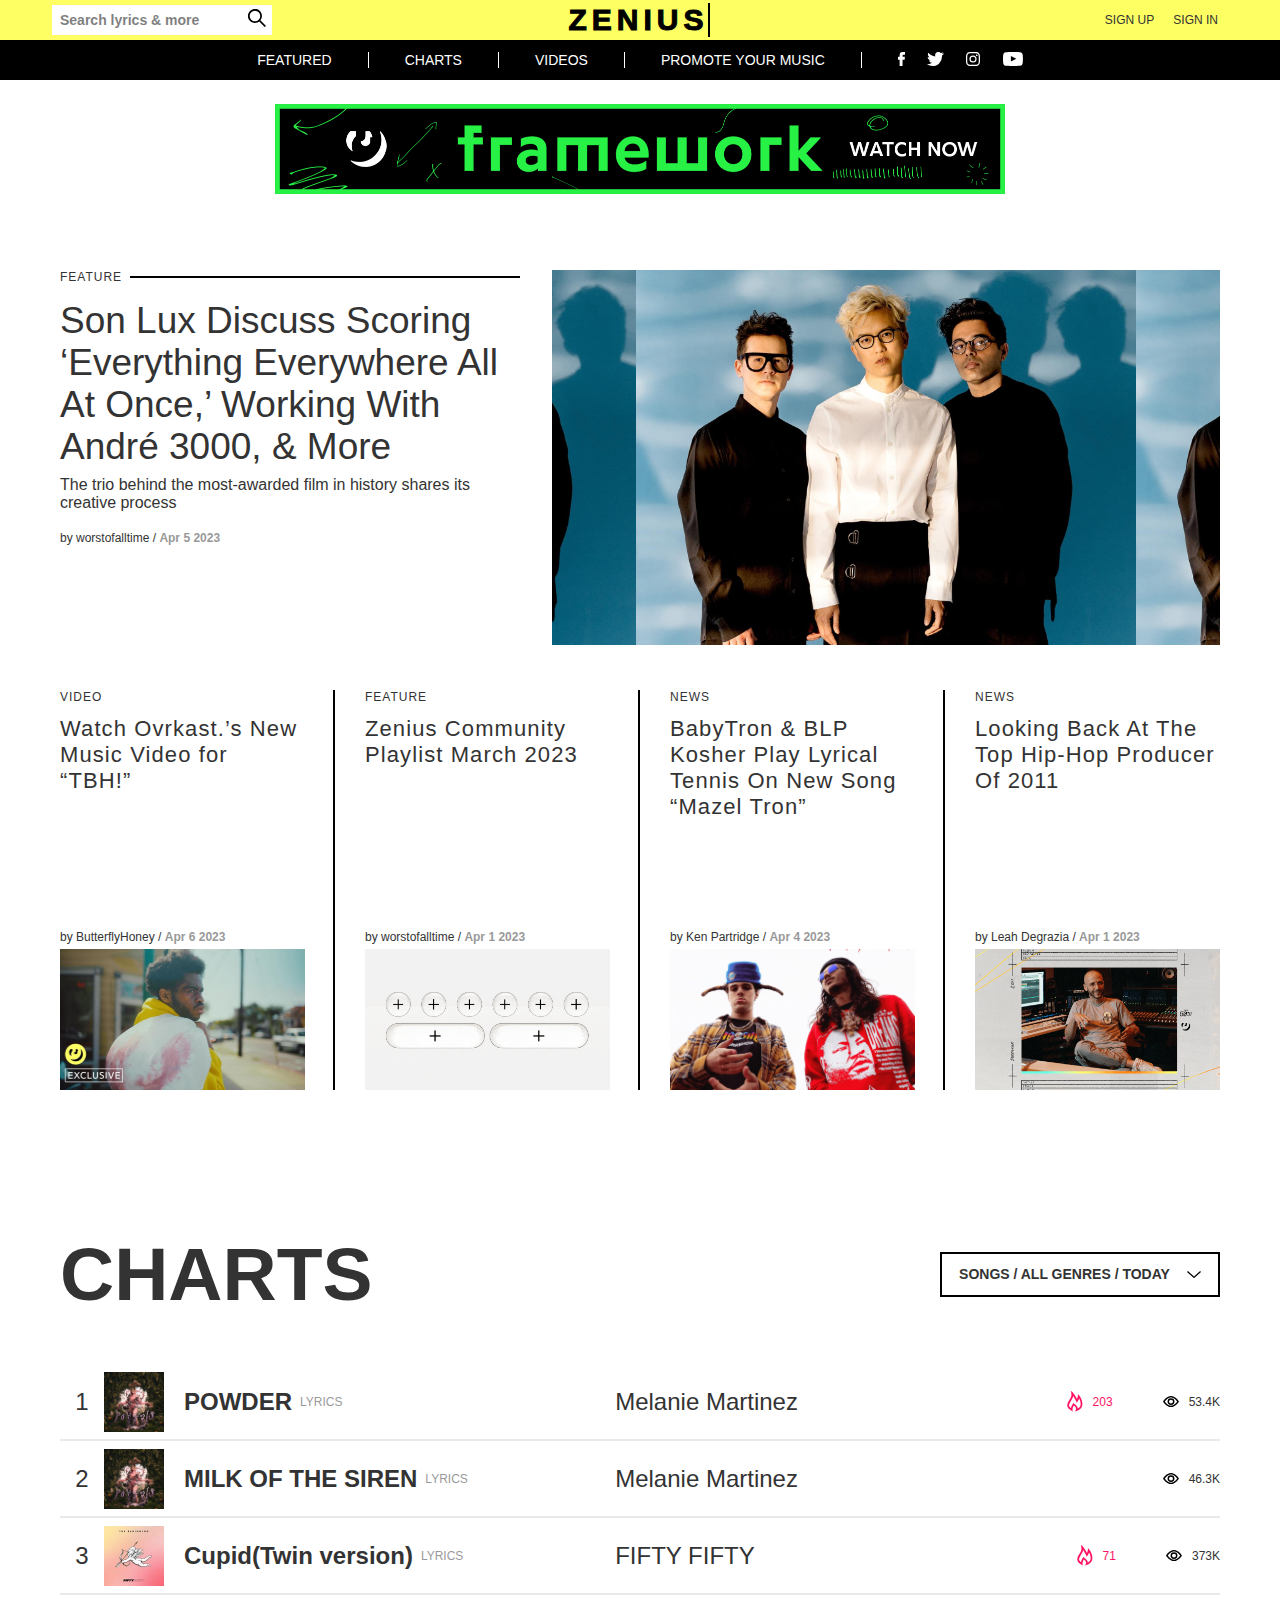
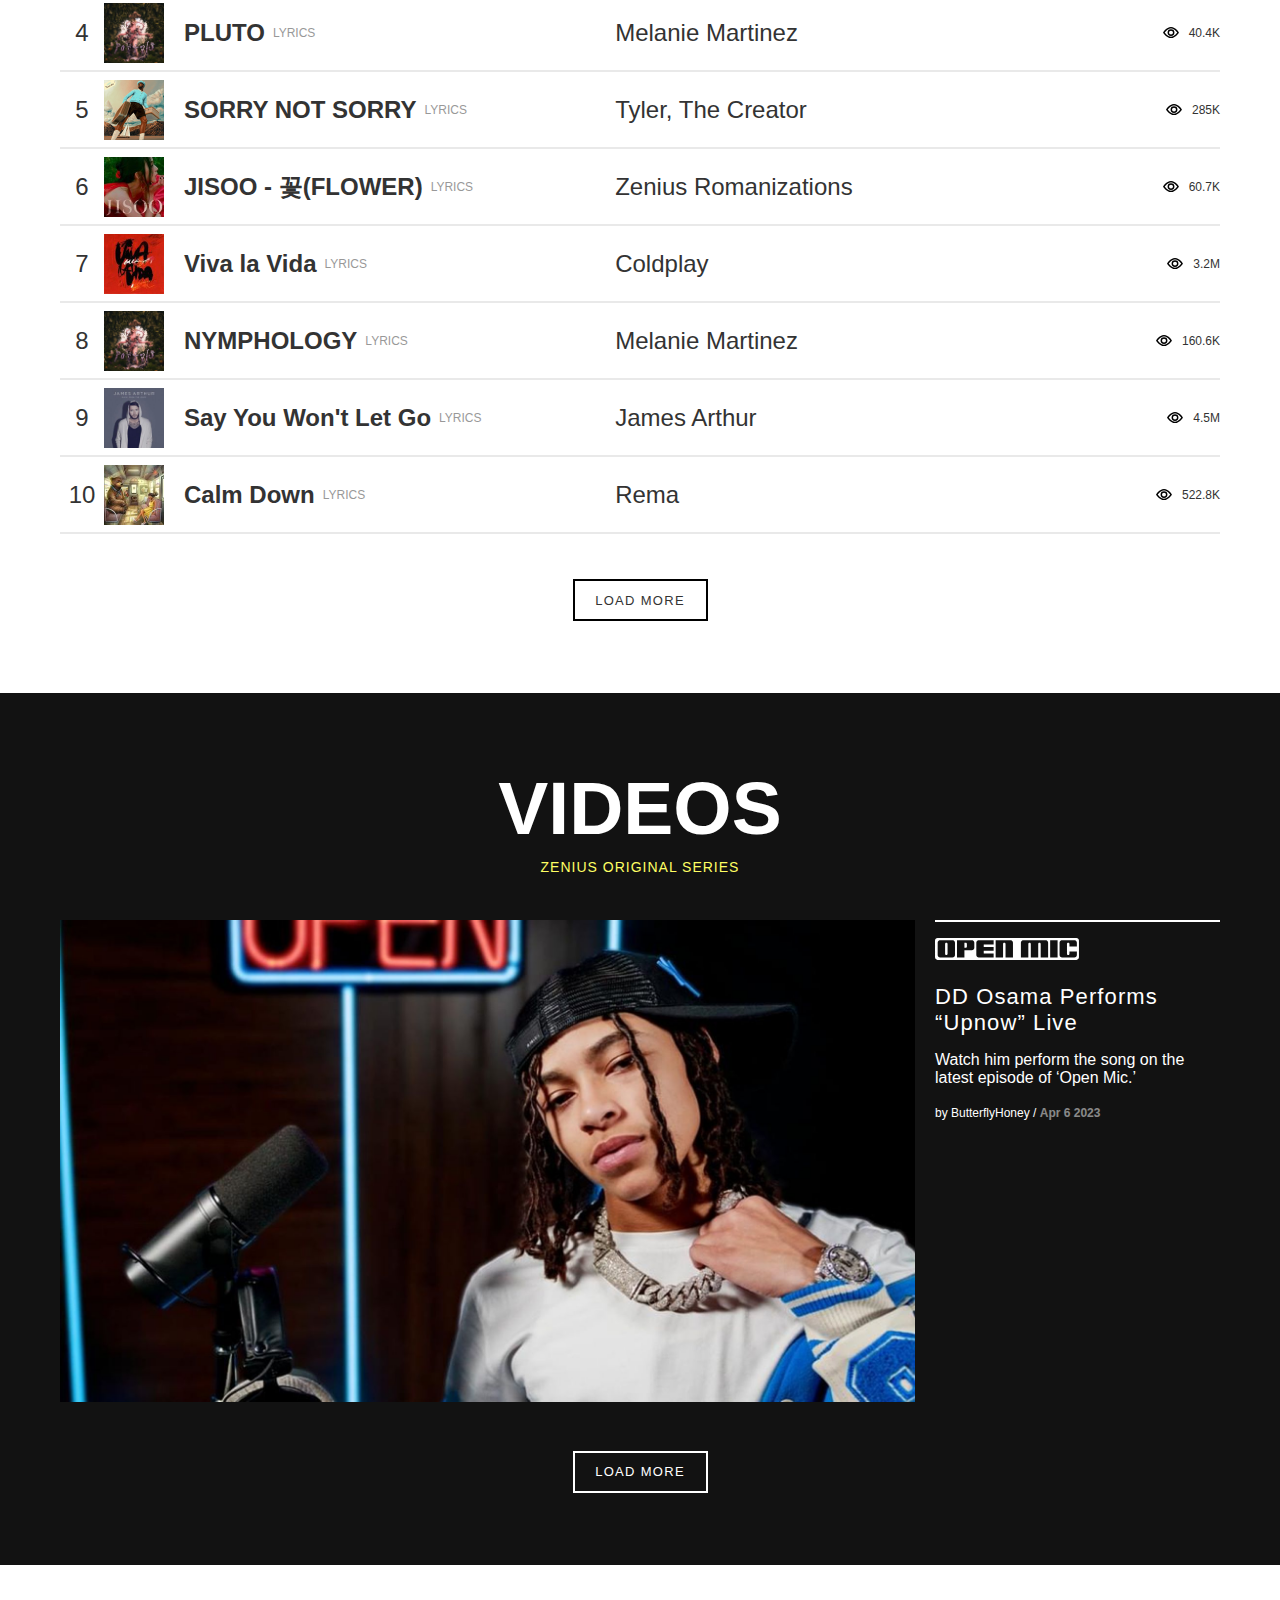
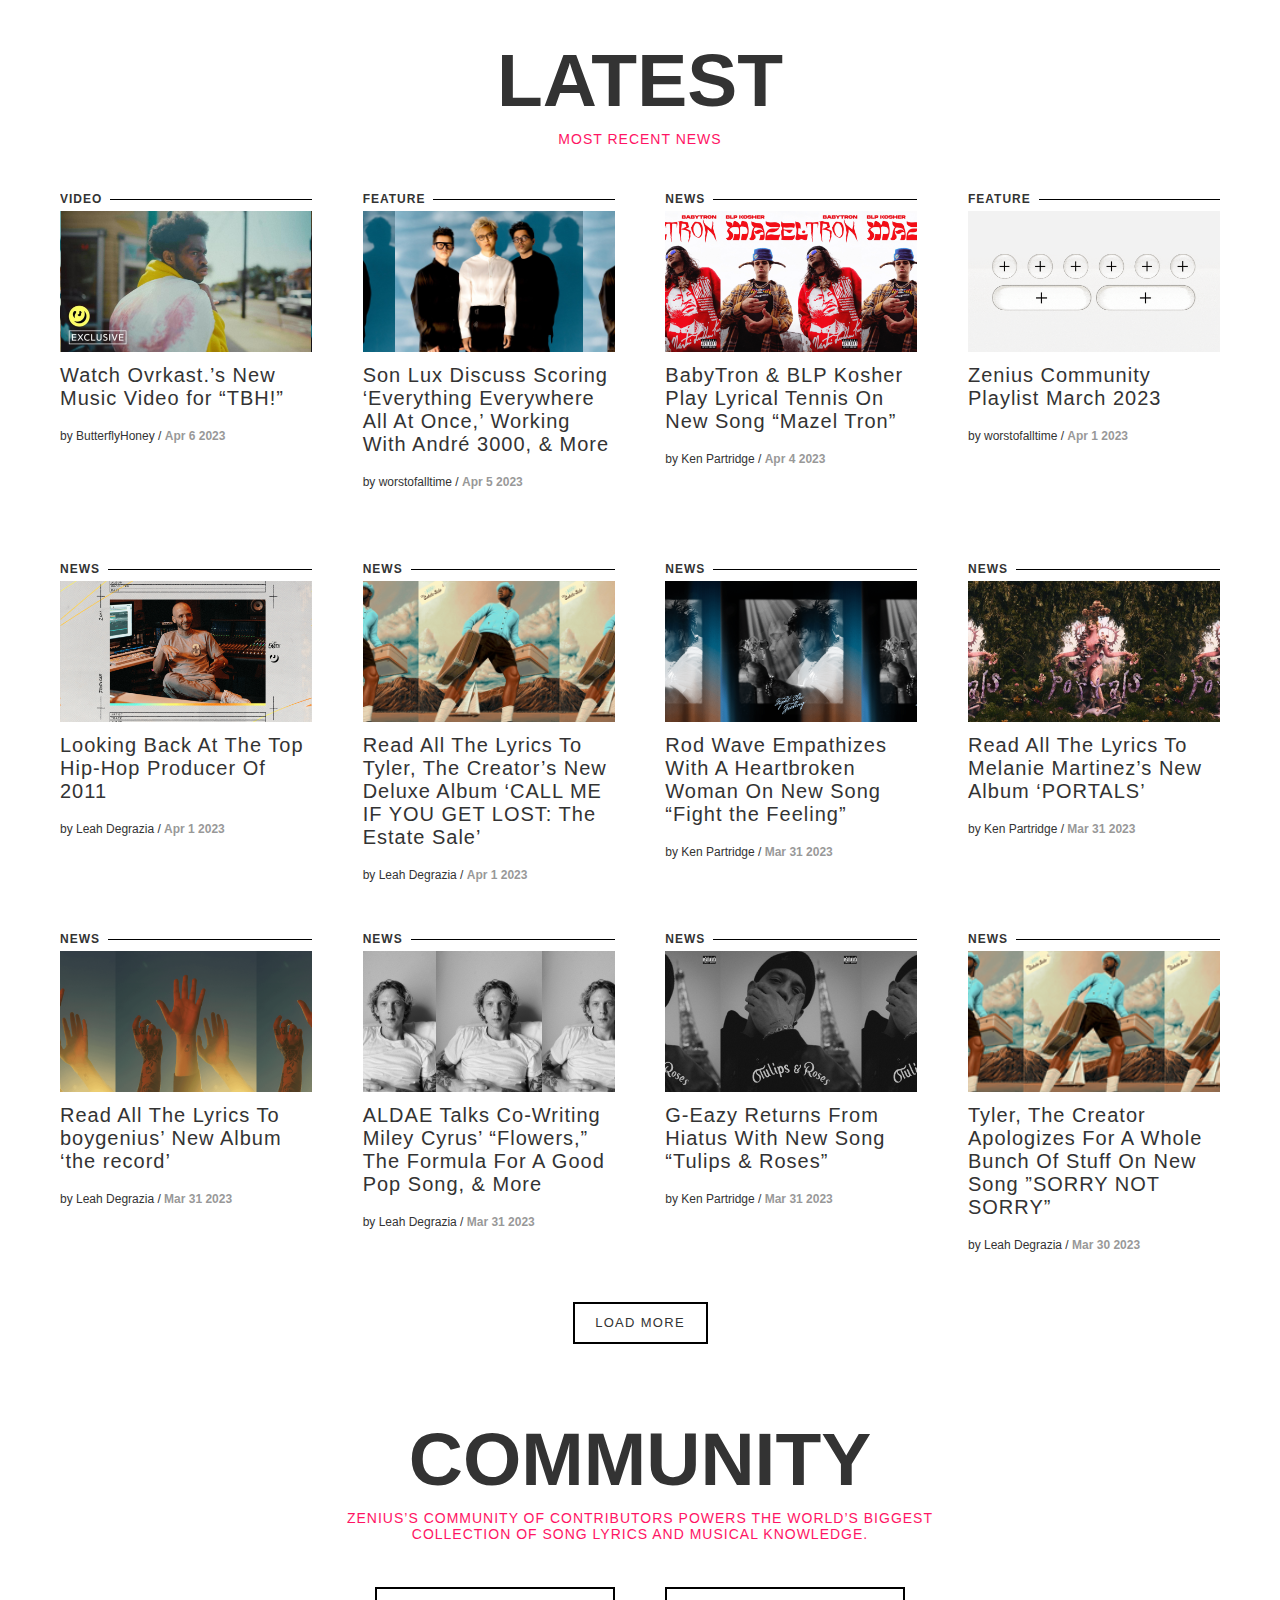
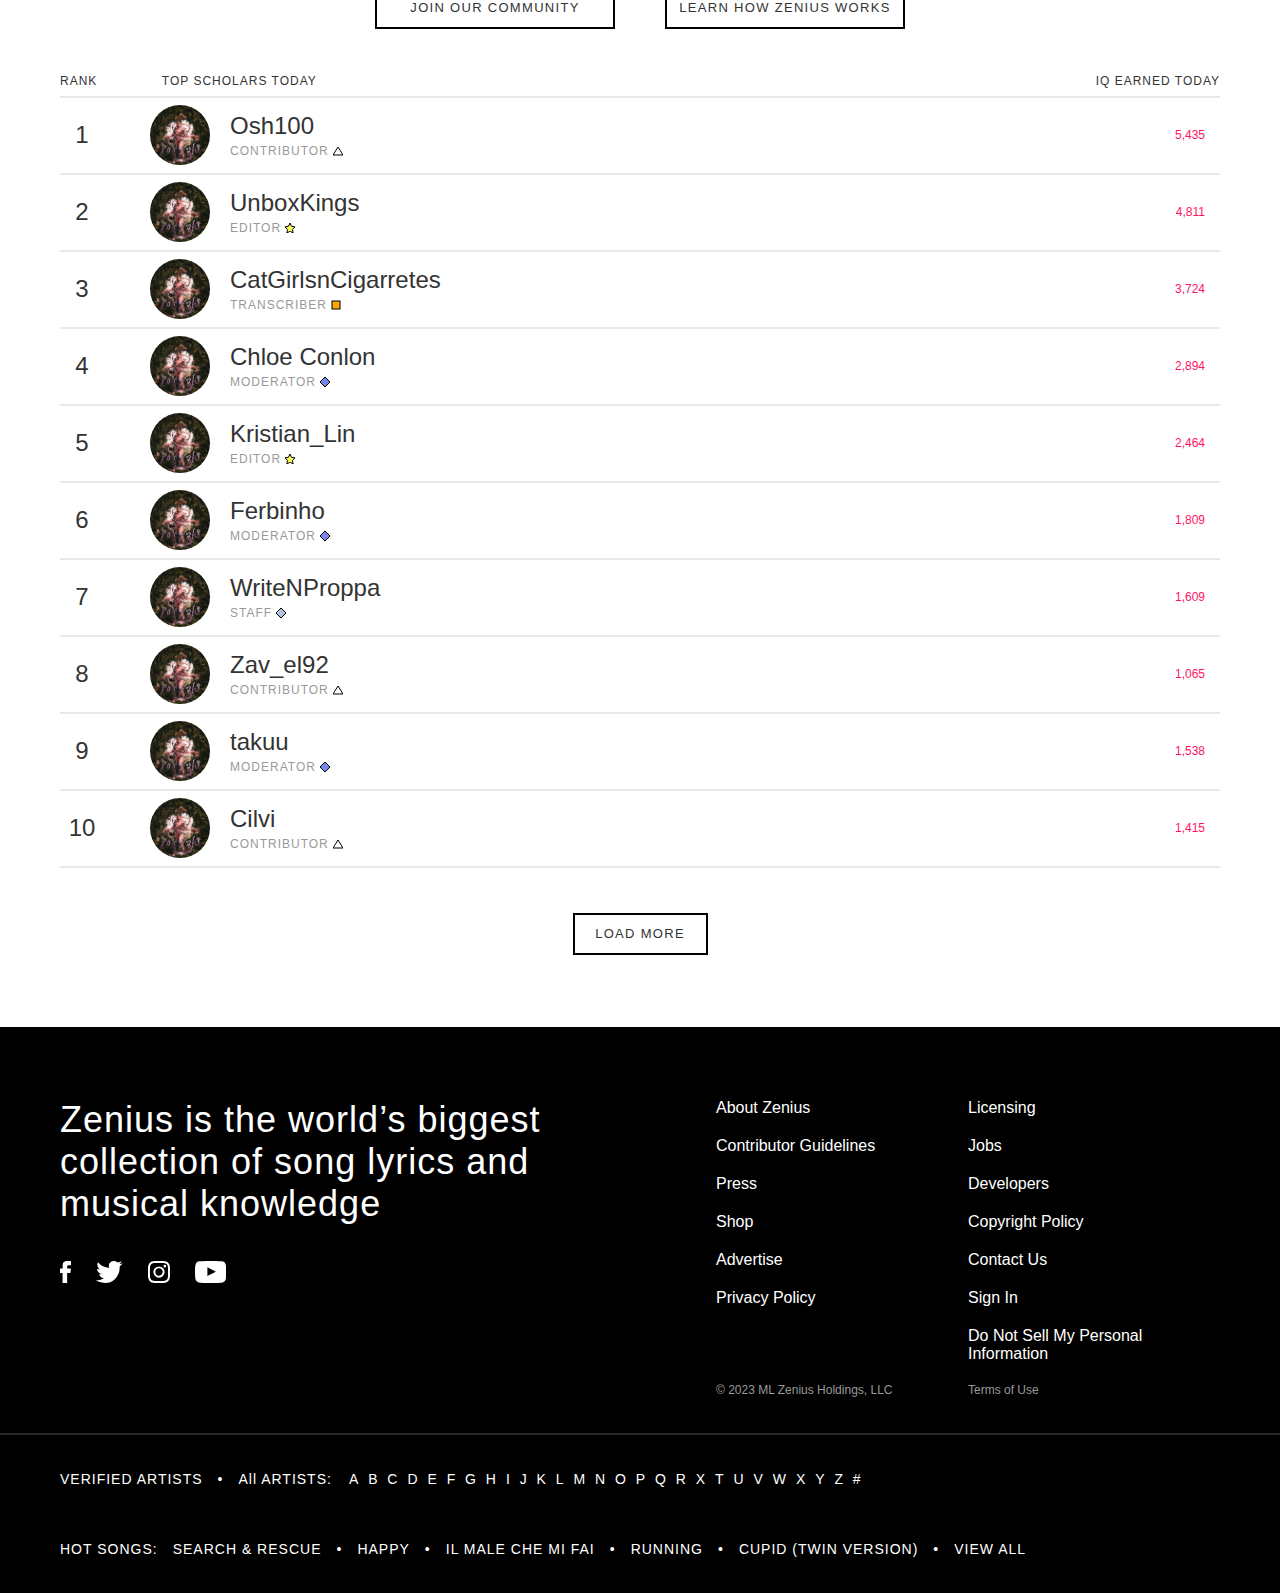
<file: index.html>
<!DOCTYPE html>
<html lang="en">
<head>
    <meta charset="UTF-8">
    <meta http-equiv="X-UA-Compatible" content="IE=edge">
    <meta name="viewport" content="width=device-width, initial-scale=1.0">
    <title>ZENIUS</title>
    <link rel="stylesheet" href="./styles/reset.css">
    <link rel="stylesheet" href="./styles/main.css">
</head>
<body>
    <header>
        <div class="header-container">
            <div class="header-top-wrap flex_center">
                <div class="header-topBox">
                    <div class="topbox-searchBox">
                        <input type="text" placeholder="Search lyrics & more">
                        <a href="#">
                            <div class="search-icon">
                                <svg viewBox="0 0 21.48 21.59">
                                    <path d="M21.48 20.18L14.8 13.5a8.38 8.38 0 1 0-1.43 1.4l6.69 6.69zM2 8.31a6.32 6.32 0 1 1 6.32 6.32A6.32 6.32 0 0 1 2 8.31z"/>
                                </svg>
                            </div>
                        </a>
                    </div>
                    <h1 data-text="zenius">zenius
                        <!-- <a href="#"><img src="./images/icons/genius-logo.png" alt="genius-logo" width="127"></a> -->
                    </h1>
                    <div class="topbox-login">
                        <a href="#"><span>SIGN UP</span></a>
                        <a href="#"><span>SIGN IN</span></a>
                    </div>
                    <div class="hamburger">
                        <span class="hbg-bar"></span>
                        <span class="hbg-bar"></span>
                        <span class="hbg-bar"></span>
                    </div>
                </div>
            </div>
            <div class="header-bottom-wrap flex_center">
                <div class="header-bottomBox">
                    <nav>
                        <a href="#home" class="navList"><span>FEATURED</span></a>
                        <a href="#charts" class="navList"><span>CHARTS</span></a>
                        <a href="#videos" class="navList"><span>VIDEOS</span></a>
                        <a href="./promote.html" target="_blank" class="navList"><span>PROMOTE <strong>YOUR MUSIC</strong></span></a>
                        <div class="socialLinks">
                            <div class="socialLinks-container">
                                <a href="https://www.facebook.com/Genius/" target="_blank" class="navList">
                                    <svg viewBox="0 0 9.95 20">
                                        <path d="M8.09 3.81c-1.4 0-1.58.84-1.58 1.67v1.3h3.35L9.49 11h-3v9H2.33v-9H0V6.88h2.42V3.81C2.42 1.3 3.81 0 6.6 0H10v3.81z"/>
                                    </svg>
                                </a>
                                <a href="https://twitter.com/Genius" target="_blank" class="navList">
                                    <svg viewBox="0 0 20 16.43">
                                        <path d="m20 1.89-2.3 2.16v.68a12.28 12.28 0 0 1-3.65 8.92c-5 5.13-13.1 1.76-14.05.81 0 0 3.78.14 5.81-1.76A4.15 4.15 0 0 1 2.3 9.86h2S.81 9.05.81 5.81A11 11 0 0 0 3 6.35S-.14 4.05 1.49.95a11.73 11.73 0 0 0 8.37 4.19A3.69 3.69 0 0 1 13.51 0a3.19 3.19 0 0 1 2.57 1.08 12.53 12.53 0 0 0 3.24-.81l-1.75 1.89A10.46 10.46 0 0 0 20 1.89z"/>
                                    </svg>
                                </a>
                                <a href="https://www.instagram.com/genius/" target="_blank" class="navList">
                                    <svg viewBox="0 0 20 20">
                                        <path d="M10 0c2.724 0 3.062 0 4.125.06.83.017 1.65.175 2.426.467.668.254 1.272.65 1.77 1.162.508.498.902 1.1 1.153 1.768a7.3 7.3 0 0 1 .467 2.424c.06 1.063.06 1.41.06 4.123 0 2.712-.06 3.06-.06 4.123a7.3 7.3 0 0 1-.467 2.424 5.111 5.111 0 0 1-2.922 2.92 7.312 7.312 0 0 1-2.425.468c-1.063.06-1.41.06-4.125.06-2.714 0-3.062-.06-4.125-.06a7.312 7.312 0 0 1-2.426-.467 4.895 4.895 0 0 1-1.77-1.162 4.877 4.877 0 0 1-1.153-1.768 7.3 7.3 0 0 1-.467-2.424C0 13.055 0 12.708 0 9.995c0-2.712 0-3.04.06-4.123a7.3 7.3 0 0 1 .467-2.424c.25-.667.645-1.27 1.153-1.77.5-.507 1.103-.9 1.77-1.15A7.252 7.252 0 0 1 5.874.06C6.958 0 7.285 0 10 0zm0 1.798h.01c-2.674 0-2.992.06-4.046.06-.626.02-1.245.15-1.83.377-.434.16-.828.414-1.152.746-.337.31-.602.69-.775 1.113a5.517 5.517 0 0 0-.348 1.858c-.06 1.064-.06 1.372-.06 4.045s.06 2.99.06 4.044a5.49 5.49 0 0 0 .347 1.857c.17.434.434.824.775 1.142.31.33.692.587 1.113.754.596.222 1.224.34 1.86.348 1.063.06 1.37.06 4.045.06 2.674 0 2.992-.06 4.046-.06a5.532 5.532 0 0 0 1.86-.348 3.316 3.316 0 0 0 1.897-1.897 5.532 5.532 0 0 0 .338-1.848c.06-1.064.06-1.372.06-4.045s-.06-2.99-.06-4.044a5.476 5.476 0 0 0-.347-1.827 3.1 3.1 0 0 0-.745-1.152 3.12 3.12 0 0 0-1.143-.774 5.523 5.523 0 0 0-1.86-.348c-1.063-.06-1.37-.06-4.045-.06zm0 3.1a5.11 5.11 0 0 1 5.109 5.106 5.11 5.11 0 0 1-10.22.001 5.109 5.109 0 0 1 5.11-5.107zm0 8.415c.878 0 1.72-.348 2.34-.97A3.306 3.306 0 0 0 10 6.695a3.309 3.309 0 1 0 0 6.618zm6.51-8.633a1.192 1.192 0 1 1-2.388 0 1.192 1.192 0 0 1 2.39 0z"/>
                                    </svg>
                                </a>
                                <a href="https://www.youtube.com/genius" target="_blank" class="navList">
                                    <svg viewBox="0 0 20.01 14.07">
                                        <path d="M19.81 3A4.32 4.32 0 0 0 19 1a2.86 2.86 0 0 0-2-.8C14.21 0 10 0 10 0S5.8 0 3 .2A2.87 2.87 0 0 0 1 1a4.32 4.32 0 0 0-.8 2S0 4.51 0 6.06V8a30 30 0 0 0 .2 3 4.33 4.33 0 0 0 .8 2 3.39 3.39 0 0 0 2.2.85c1.46.14 5.9.19 6.68.2h.4c1 0 4.35 0 6.72-.21a2.87 2.87 0 0 0 2-.84 4.32 4.32 0 0 0 .8-2 30.31 30.31 0 0 0 .2-3.21V6.28A30.31 30.31 0 0 0 19.81 3zM7.94 9.63V4l5.41 2.82z"/>
                                    </svg>
                                </a>
                            </div>
                        </div>
                    </nav>
                </div>
            </div>
        </div>
    </header>
    <div class="marquee">
        <div class="marquee-container">
            <a href="#"><img src="./images/marquee.png" alt="framework" width="730"></a>
        </div>
    </div>
    <section id="home" class="flex_center">
        <article class="home-container">
            <div class="home-top">
                <a href="#" class="flex_between">
                    <div class="home-top--feature">
                        <div class="feature-header">
                            <div class="box01">
                                <span>FEATURE</span>
                                <div class="bar">
                                </div>
                            </div>
                            <div class="box02">
                                <h2>Son Lux Discuss Scoring ‘Everything Everywhere All At Once,’ Working With André 3000, & More</h2>
                            </div>
                            <div class="box03">The trio behind the most-awarded film in history shares its creative process</div>
                        </div>
                        <div class="feature-author">
                            <span>by worstofalltime / <strong>Apr 5 2023</strong></span>
                        </div>
                    </div>
                    <div class="home-top--pic"></div>
                </a>
            </div>
            <div class="home-bottom">
                <div class="home-btm--video">
                    <a href="#">
                        <div class="home-btm--header">
                            <span>VIDEO</span>
                            <h2><a href="#">Watch Ovrkast.’s New Music Video for “TBH!”</a></h2>
                        </div>
                        <div class="home-btm--contents">
                            <div class="btm-author">by ButterflyHoney / <strong>Apr 6 2023</strong></div>
                            <div class="contents-video" style="background-image: url(./images/latest1.jpg);"></div>
                        </div>
                    </a>
                </div>
                <div class="btm-bar btm-bar1"></div>
                <div class="home-btm--feature">
                    <a href="#">
                        <div class="home-btm--header">
                            <span>FEATURE</span>
                            <h2><a href="#">Zenius Community Playlist March 2023</a></h2>
                        </div>
                        <div class="home-btm--contents">
                            <div class="btm-author">by ​worstofalltime / <strong>Apr 1 2023</strong></div>
                            <div class="contents-video" style="background-image: url(./images/latest4.gif);"></div>
                        </div>
                    </a>
                </div>
                <div class="btm-bar btm-bar2"></div>
                <div class="home-btm--news01">
                    <a href="#">
                        <div class="home-btm--header">
                            <span>NEWS</span>
                            <h2><a href="#">BabyTron & BLP Kosher Play Lyrical Tennis On New Song “Mazel Tron”</a></h2>
                        </div>
                        <div class="home-btm--contents">
                            <div class="btm-author">by Ken Partridge / <strong>Apr 4 2023</strong></div>
                            <div class="contents-video" style="background-image: url(./images/latest3.png);"></div>
                        </div>
                    </a>
                </div>
                <div class="btm-bar btm-bar3"></div>
                <div class="home-btm--news02">
                    <a href="#">
                        <div class="home-btm--header">
                            <span>NEWS</span>
                            <h2><a href="#">Looking Back At The Top Hip-Hop Producer Of 2011</a></h2>
                        </div>
                        <div class="home-btm--contents">
                            <div class="btm-author">by Leah Degrazia / <strong>Apr 1 2023</strong></div>
                            <div class="contents-video" style="background-image: url(./images/latest5.png);"></div>
                        </div>
                    </a>
                </div>
            </div>
        </article>
    </section>
    <section id="charts" class="flex_center">
        <article class="charts-container">
            <div class="charts-header flex_between">
                <h2>CHARTS</h2>
                <a href="#">
                    <div class="selectBox-container">
                        <div class="select-text">SONGS / ALL GENRES / TODAY</div>
                        <div class="select-arrow">
                            <svg viewBox="0 0 21.32 10.91" width="14">
                                <path d="M10.66 10.91L0 1.5 1.32 0l9.34 8.24L20 0l1.32 1.5-10.66 9.41"/>
                            </svg>
                        </div>
                    </div>
                </a>
            </div>
            <a href="#">
                <div class="charts-row">
                    <div class="rank">1</div>
                    <div class="title">
                        <img src="./images/Melanie.jpg" alt="POWDER" width="60">
                        <div>
                            <div class="title_">
                                <div>POWDER</div>
                                <div>LYRICS</div>
                            </div>
                            <div class="artist">Melanie Martinez</div>
                        </div>
                    </div>
                    <div class="chart-data">
                        <div class="hot">
                            <svg viewBox="0 0 14 18" width="16">
                                <path fill="#FF1464" d="M3.33494 0C3.33494 0 4.09484 1.88505 3.82154 4.2567C3.54779 6.62835 0.236392 9.669 0.250042 12.6792C0.263692 15.6894 5.14004 18 5.14004 18C5.14004 18 4.03634 16.0332 5.97389 12.7953C5.97389 12.7953 8.21519 14.3668 7.98599 15.7594C7.74464 17.2239 6.60914 18 6.60914 18C6.60914 18 13.4295 17.1792 13.4899 11.676C13.551 6.1722 9.49469 2.73315 9.49469 2.73315C9.49469 2.73315 9.94184 4.95165 8.72384 6.97485C8.72384 6.97485 5.67599 0.7605 3.33494 0ZM5.38739 4.30215C6.08369 5.3508 6.77669 6.5532 7.32239 7.66335L8.58509 10.2348L10.0626 7.78005C10.285 7.4103 10.4641 7.0371 10.6069 6.66915C11.3284 7.9623 11.9508 9.6618 11.9287 11.6584C11.9079 13.524 10.786 14.681 9.55904 15.3902C9.44159 13.4235 7.33139 11.8395 6.87059 11.5164L5.49629 10.5534L4.63394 11.9932C3.95714 13.1242 3.58724 14.1443 3.40754 15.03C2.53679 14.3027 1.81514 13.4493 1.81199 12.672C1.80614 11.4366 2.69579 9.9708 3.55619 8.5536C4.40819 7.1514 5.21219 5.8263 5.37299 4.4358C5.37824 4.39095 5.38274 4.34625 5.38739 4.30215Z"/>
                            </svg>
                            <span>203</span>
                        </div>
                        <div class="views">
                            <svg viewBox="0 0 22 15.45" width="16">
                                <path d="M11 2c4 0 7.26 3.85 8.6 5.72-1.34 1.87-4.6 5.73-8.6 5.73S3.74 9.61 2.4 7.73C3.74 5.86 7 2 11 2m0-2C4.45 0 0 7.73 0 7.73s4.45 7.73 11 7.73 11-7.73 11-7.73S17.55 0 11 0z"/>
                                <path d="M11 5a2.73 2.73 0 1 1-2.73 2.73A2.73 2.73 0 0 1 11 5m0-2a4.73 4.73 0 1 0 4.73 4.73A4.73 4.73 0 0 0 11 3z"/>
                            </svg>
                            <span>53.4K</span>
                        </div>
                    </div>
                </div>
            </a>
            <a href="#">
                <div class="charts-row">
                    <div class="rank">2</div>
                    <div class="title">
                        <img src="./images/Melanie.jpg" alt="milk of the siren" width="60">
                        <div>
                            <div class="title_">
                                <div>MILK OF THE SIREN</div>
                                <div>LYRICS</div>
                            </div>
                            <div class="artist">Melanie Martinez</div>
                        </div>                     
                    </div>            
                    <div class="chart-data">
                        <div class="hot">
                            <!-- <svg viewBox="0 0 14 18" width="16">
                                <path fill="#FF1464" d="M3.33494 0C3.33494 0 4.09484 1.88505 3.82154 4.2567C3.54779 6.62835 0.236392 9.669 0.250042 12.6792C0.263692 15.6894 5.14004 18 5.14004 18C5.14004 18 4.03634 16.0332 5.97389 12.7953C5.97389 12.7953 8.21519 14.3668 7.98599 15.7594C7.74464 17.2239 6.60914 18 6.60914 18C6.60914 18 13.4295 17.1792 13.4899 11.676C13.551 6.1722 9.49469 2.73315 9.49469 2.73315C9.49469 2.73315 9.94184 4.95165 8.72384 6.97485C8.72384 6.97485 5.67599 0.7605 3.33494 0ZM5.38739 4.30215C6.08369 5.3508 6.77669 6.5532 7.32239 7.66335L8.58509 10.2348L10.0626 7.78005C10.285 7.4103 10.4641 7.0371 10.6069 6.66915C11.3284 7.9623 11.9508 9.6618 11.9287 11.6584C11.9079 13.524 10.786 14.681 9.55904 15.3902C9.44159 13.4235 7.33139 11.8395 6.87059 11.5164L5.49629 10.5534L4.63394 11.9932C3.95714 13.1242 3.58724 14.1443 3.40754 15.03C2.53679 14.3027 1.81514 13.4493 1.81199 12.672C1.80614 11.4366 2.69579 9.9708 3.55619 8.5536C4.40819 7.1514 5.21219 5.8263 5.37299 4.4358C5.37824 4.39095 5.38274 4.34625 5.38739 4.30215Z"/>
                            </svg>
                            <span>203</span> -->
                        </div>
                        <div class="views">
                            <svg viewBox="0 0 22 15.45" width="16">
                                <path d="M11 2c4 0 7.26 3.85 8.6 5.72-1.34 1.87-4.6 5.73-8.6 5.73S3.74 9.61 2.4 7.73C3.74 5.86 7 2 11 2m0-2C4.45 0 0 7.73 0 7.73s4.45 7.73 11 7.73 11-7.73 11-7.73S17.55 0 11 0z"/>
                                <path d="M11 5a2.73 2.73 0 1 1-2.73 2.73A2.73 2.73 0 0 1 11 5m0-2a4.73 4.73 0 1 0 4.73 4.73A4.73 4.73 0 0 0 11 3z"/>
                            </svg>
                            <span>46.3K</span>
                        </div>
                    </div>
                </div>
            </a>
            <a href="#">
                <div class="charts-row">
                    <div class="rank">3</div>
                    <div class="title">
                        <img src="./images/cupid.jpg" alt="cupid" width="60">
                        <div>
                            <div class="title_">
                                <div>Cupid(Twin version)</div>
                                <div>LYRICS</div>
                            </div>
                            <div class="artist">FIFTY FIFTY</div>
                        </div>
                    </div>
                    <div class="chart-data">
                        <div class="hot">
                            <svg viewBox="0 0 14 18" width="16">
                                <path fill="#FF1464" d="M3.33494 0C3.33494 0 4.09484 1.88505 3.82154 4.2567C3.54779 6.62835 0.236392 9.669 0.250042 12.6792C0.263692 15.6894 5.14004 18 5.14004 18C5.14004 18 4.03634 16.0332 5.97389 12.7953C5.97389 12.7953 8.21519 14.3668 7.98599 15.7594C7.74464 17.2239 6.60914 18 6.60914 18C6.60914 18 13.4295 17.1792 13.4899 11.676C13.551 6.1722 9.49469 2.73315 9.49469 2.73315C9.49469 2.73315 9.94184 4.95165 8.72384 6.97485C8.72384 6.97485 5.67599 0.7605 3.33494 0ZM5.38739 4.30215C6.08369 5.3508 6.77669 6.5532 7.32239 7.66335L8.58509 10.2348L10.0626 7.78005C10.285 7.4103 10.4641 7.0371 10.6069 6.66915C11.3284 7.9623 11.9508 9.6618 11.9287 11.6584C11.9079 13.524 10.786 14.681 9.55904 15.3902C9.44159 13.4235 7.33139 11.8395 6.87059 11.5164L5.49629 10.5534L4.63394 11.9932C3.95714 13.1242 3.58724 14.1443 3.40754 15.03C2.53679 14.3027 1.81514 13.4493 1.81199 12.672C1.80614 11.4366 2.69579 9.9708 3.55619 8.5536C4.40819 7.1514 5.21219 5.8263 5.37299 4.4358C5.37824 4.39095 5.38274 4.34625 5.38739 4.30215Z"/>
                            </svg>
                            <span>71</span>
                        </div>
                        <div class="views">
                            <svg viewBox="0 0 22 15.45" width="16">
                                <path d="M11 2c4 0 7.26 3.85 8.6 5.72-1.34 1.87-4.6 5.73-8.6 5.73S3.74 9.61 2.4 7.73C3.74 5.86 7 2 11 2m0-2C4.45 0 0 7.73 0 7.73s4.45 7.73 11 7.73 11-7.73 11-7.73S17.55 0 11 0z"/>
                                <path d="M11 5a2.73 2.73 0 1 1-2.73 2.73A2.73 2.73 0 0 1 11 5m0-2a4.73 4.73 0 1 0 4.73 4.73A4.73 4.73 0 0 0 11 3z"/>
                            </svg>
                            <span>373K</span>
                        </div>
                    </div>
                </div>
            </a>
            <a href="#">
                <div class="charts-row">
                    <div class="rank">4</div>
                    <div class="title">
                        <img src="./images/Melanie.jpg" alt="PLUTO" width="60">
                        <div>
                            <div class="title_">
                                <div>PLUTO</div>
                                <div>LYRICS</div>
                            </div>
                            <div class="artist">Melanie Martinez</div>
                        </div>
                    </div>
                    <div class="chart-data">
                        <div class="hot">
                            <!-- <svg viewBox="0 0 14 18" width="16">
                                <path fill="#FF1464" d="M3.33494 0C3.33494 0 4.09484 1.88505 3.82154 4.2567C3.54779 6.62835 0.236392 9.669 0.250042 12.6792C0.263692 15.6894 5.14004 18 5.14004 18C5.14004 18 4.03634 16.0332 5.97389 12.7953C5.97389 12.7953 8.21519 14.3668 7.98599 15.7594C7.74464 17.2239 6.60914 18 6.60914 18C6.60914 18 13.4295 17.1792 13.4899 11.676C13.551 6.1722 9.49469 2.73315 9.49469 2.73315C9.49469 2.73315 9.94184 4.95165 8.72384 6.97485C8.72384 6.97485 5.67599 0.7605 3.33494 0ZM5.38739 4.30215C6.08369 5.3508 6.77669 6.5532 7.32239 7.66335L8.58509 10.2348L10.0626 7.78005C10.285 7.4103 10.4641 7.0371 10.6069 6.66915C11.3284 7.9623 11.9508 9.6618 11.9287 11.6584C11.9079 13.524 10.786 14.681 9.55904 15.3902C9.44159 13.4235 7.33139 11.8395 6.87059 11.5164L5.49629 10.5534L4.63394 11.9932C3.95714 13.1242 3.58724 14.1443 3.40754 15.03C2.53679 14.3027 1.81514 13.4493 1.81199 12.672C1.80614 11.4366 2.69579 9.9708 3.55619 8.5536C4.40819 7.1514 5.21219 5.8263 5.37299 4.4358C5.37824 4.39095 5.38274 4.34625 5.38739 4.30215Z"/>
                            </svg>
                            <span>203</span> -->
                        </div>
                        <div class="views">
                            <svg viewBox="0 0 22 15.45" width="16">
                                <path d="M11 2c4 0 7.26 3.85 8.6 5.72-1.34 1.87-4.6 5.73-8.6 5.73S3.74 9.61 2.4 7.73C3.74 5.86 7 2 11 2m0-2C4.45 0 0 7.73 0 7.73s4.45 7.73 11 7.73 11-7.73 11-7.73S17.55 0 11 0z"/>
                                <path d="M11 5a2.73 2.73 0 1 1-2.73 2.73A2.73 2.73 0 0 1 11 5m0-2a4.73 4.73 0 1 0 4.73 4.73A4.73 4.73 0 0 0 11 3z"/>
                            </svg>
                            <span>40.4K</span>
                        </div>
                    </div>
                </div>
            </a>
            <a href="#">
                <div class="charts-row">
                    <div class="rank">5</div>
                    <div class="title">
                        <img src="./images/sorrynotsorry.png" alt="sorrynotsorry" width="60">
                        <div>
                            <div class="title_">
                                <div>SORRY NOT SORRY</div>
                                <div>LYRICS</div>
                            </div>
                            <div class="artist">Tyler, The Creator</div>
                        </div>
                    </div>
                    <div class="chart-data">
                        <div class="hot">
                            <!-- <svg viewBox="0 0 14 18" width="16">
                                <path fill="#FF1464" d="M3.33494 0C3.33494 0 4.09484 1.88505 3.82154 4.2567C3.54779 6.62835 0.236392 9.669 0.250042 12.6792C0.263692 15.6894 5.14004 18 5.14004 18C5.14004 18 4.03634 16.0332 5.97389 12.7953C5.97389 12.7953 8.21519 14.3668 7.98599 15.7594C7.74464 17.2239 6.60914 18 6.60914 18C6.60914 18 13.4295 17.1792 13.4899 11.676C13.551 6.1722 9.49469 2.73315 9.49469 2.73315C9.49469 2.73315 9.94184 4.95165 8.72384 6.97485C8.72384 6.97485 5.67599 0.7605 3.33494 0ZM5.38739 4.30215C6.08369 5.3508 6.77669 6.5532 7.32239 7.66335L8.58509 10.2348L10.0626 7.78005C10.285 7.4103 10.4641 7.0371 10.6069 6.66915C11.3284 7.9623 11.9508 9.6618 11.9287 11.6584C11.9079 13.524 10.786 14.681 9.55904 15.3902C9.44159 13.4235 7.33139 11.8395 6.87059 11.5164L5.49629 10.5534L4.63394 11.9932C3.95714 13.1242 3.58724 14.1443 3.40754 15.03C2.53679 14.3027 1.81514 13.4493 1.81199 12.672C1.80614 11.4366 2.69579 9.9708 3.55619 8.5536C4.40819 7.1514 5.21219 5.8263 5.37299 4.4358C5.37824 4.39095 5.38274 4.34625 5.38739 4.30215Z"/>
                            </svg>
                            <span>203</span> -->
                        </div>
                        <div class="views">
                            <svg viewBox="0 0 22 15.45" width="16">
                                <path d="M11 2c4 0 7.26 3.85 8.6 5.72-1.34 1.87-4.6 5.73-8.6 5.73S3.74 9.61 2.4 7.73C3.74 5.86 7 2 11 2m0-2C4.45 0 0 7.73 0 7.73s4.45 7.73 11 7.73 11-7.73 11-7.73S17.55 0 11 0z"/>
                                <path d="M11 5a2.73 2.73 0 1 1-2.73 2.73A2.73 2.73 0 0 1 11 5m0-2a4.73 4.73 0 1 0 4.73 4.73A4.73 4.73 0 0 0 11 3z"/>
                            </svg>
                            <span>285K</span>
                        </div>
                    </div>
                </div>
            </a>
            <a href="#">
                <div class="charts-row">
                    <div class="rank">6</div>
                    <div class="title">
                        <img src="./images/jisoo.jpg" alt="jisoo" width="60">
                        <div>
                            <div class="title_">
                                <div>JISOO - 꽃(FLOWER)</div>
                                <div>LYRICS</div>
                            </div>
                            <div class="artist">Zenius Romanizations</div>
                        </div>
                    </div>
                    
                    <div class="chart-data">
                        <div class="hot">
                            <!-- <svg viewBox="0 0 14 18" width="16">
                                <path fill="#FF1464" d="M3.33494 0C3.33494 0 4.09484 1.88505 3.82154 4.2567C3.54779 6.62835 0.236392 9.669 0.250042 12.6792C0.263692 15.6894 5.14004 18 5.14004 18C5.14004 18 4.03634 16.0332 5.97389 12.7953C5.97389 12.7953 8.21519 14.3668 7.98599 15.7594C7.74464 17.2239 6.60914 18 6.60914 18C6.60914 18 13.4295 17.1792 13.4899 11.676C13.551 6.1722 9.49469 2.73315 9.49469 2.73315C9.49469 2.73315 9.94184 4.95165 8.72384 6.97485C8.72384 6.97485 5.67599 0.7605 3.33494 0ZM5.38739 4.30215C6.08369 5.3508 6.77669 6.5532 7.32239 7.66335L8.58509 10.2348L10.0626 7.78005C10.285 7.4103 10.4641 7.0371 10.6069 6.66915C11.3284 7.9623 11.9508 9.6618 11.9287 11.6584C11.9079 13.524 10.786 14.681 9.55904 15.3902C9.44159 13.4235 7.33139 11.8395 6.87059 11.5164L5.49629 10.5534L4.63394 11.9932C3.95714 13.1242 3.58724 14.1443 3.40754 15.03C2.53679 14.3027 1.81514 13.4493 1.81199 12.672C1.80614 11.4366 2.69579 9.9708 3.55619 8.5536C4.40819 7.1514 5.21219 5.8263 5.37299 4.4358C5.37824 4.39095 5.38274 4.34625 5.38739 4.30215Z"/>
                            </svg>
                            <span>203</span> -->
                        </div>
                        <div class="views">
                            <svg viewBox="0 0 22 15.45" width="16">
                                <path d="M11 2c4 0 7.26 3.85 8.6 5.72-1.34 1.87-4.6 5.73-8.6 5.73S3.74 9.61 2.4 7.73C3.74 5.86 7 2 11 2m0-2C4.45 0 0 7.73 0 7.73s4.45 7.73 11 7.73 11-7.73 11-7.73S17.55 0 11 0z"/>
                                <path d="M11 5a2.73 2.73 0 1 1-2.73 2.73A2.73 2.73 0 0 1 11 5m0-2a4.73 4.73 0 1 0 4.73 4.73A4.73 4.73 0 0 0 11 3z"/>
                            </svg>
                            <span>60.7K</span>
                        </div>
                    </div>
                </div>
            </a>
            <a href="#">
                <div class="charts-row">
                    <div class="rank">7</div>
                    <div class="title">
                        <img src="./images/viva.jpg" alt="viva la vida" width="60">
                        <div>
                            <div class="title_">
                                <div>Viva la Vida</div>
                                <div>LYRICS</div>
                            </div>
                            <div class="artist">Coldplay</div>
                        </div>
                    </div>
                    
                    <div class="chart-data">
                        <div class="hot">
                            <!-- <svg viewBox="0 0 14 18" width="16">
                                <path fill="#FF1464" d="M3.33494 0C3.33494 0 4.09484 1.88505 3.82154 4.2567C3.54779 6.62835 0.236392 9.669 0.250042 12.6792C0.263692 15.6894 5.14004 18 5.14004 18C5.14004 18 4.03634 16.0332 5.97389 12.7953C5.97389 12.7953 8.21519 14.3668 7.98599 15.7594C7.74464 17.2239 6.60914 18 6.60914 18C6.60914 18 13.4295 17.1792 13.4899 11.676C13.551 6.1722 9.49469 2.73315 9.49469 2.73315C9.49469 2.73315 9.94184 4.95165 8.72384 6.97485C8.72384 6.97485 5.67599 0.7605 3.33494 0ZM5.38739 4.30215C6.08369 5.3508 6.77669 6.5532 7.32239 7.66335L8.58509 10.2348L10.0626 7.78005C10.285 7.4103 10.4641 7.0371 10.6069 6.66915C11.3284 7.9623 11.9508 9.6618 11.9287 11.6584C11.9079 13.524 10.786 14.681 9.55904 15.3902C9.44159 13.4235 7.33139 11.8395 6.87059 11.5164L5.49629 10.5534L4.63394 11.9932C3.95714 13.1242 3.58724 14.1443 3.40754 15.03C2.53679 14.3027 1.81514 13.4493 1.81199 12.672C1.80614 11.4366 2.69579 9.9708 3.55619 8.5536C4.40819 7.1514 5.21219 5.8263 5.37299 4.4358C5.37824 4.39095 5.38274 4.34625 5.38739 4.30215Z"/>
                            </svg>
                            <span>203</span> -->
                        </div>
                        <div class="views">
                            <svg viewBox="0 0 22 15.45" width="16">
                                <path d="M11 2c4 0 7.26 3.85 8.6 5.72-1.34 1.87-4.6 5.73-8.6 5.73S3.74 9.61 2.4 7.73C3.74 5.86 7 2 11 2m0-2C4.45 0 0 7.73 0 7.73s4.45 7.73 11 7.73 11-7.73 11-7.73S17.55 0 11 0z"/>
                                <path d="M11 5a2.73 2.73 0 1 1-2.73 2.73A2.73 2.73 0 0 1 11 5m0-2a4.73 4.73 0 1 0 4.73 4.73A4.73 4.73 0 0 0 11 3z"/>
                            </svg>
                            <span>3.2M</span>
                        </div>
                    </div>
                </div>
            </a>
            <a href="#">
                <div class="charts-row">
                    <div class="rank">8</div>
                    <div class="title">
                        <img src="./images/Melanie.jpg" alt="NYMPHOLOGY" width="60">
                        <div>
                            <div class="title_">
                                <div>NYMPHOLOGY</div>
                                <div>LYRICS</div>
                            </div>
                            <div class="artist">Melanie Martinez</div>
                        </div>
                    </div>
                    
                    <div class="chart-data">
                        <div class="hot">
                            <!-- <svg viewBox="0 0 14 18" width="16">
                                <path fill="#FF1464" d="M3.33494 0C3.33494 0 4.09484 1.88505 3.82154 4.2567C3.54779 6.62835 0.236392 9.669 0.250042 12.6792C0.263692 15.6894 5.14004 18 5.14004 18C5.14004 18 4.03634 16.0332 5.97389 12.7953C5.97389 12.7953 8.21519 14.3668 7.98599 15.7594C7.74464 17.2239 6.60914 18 6.60914 18C6.60914 18 13.4295 17.1792 13.4899 11.676C13.551 6.1722 9.49469 2.73315 9.49469 2.73315C9.49469 2.73315 9.94184 4.95165 8.72384 6.97485C8.72384 6.97485 5.67599 0.7605 3.33494 0ZM5.38739 4.30215C6.08369 5.3508 6.77669 6.5532 7.32239 7.66335L8.58509 10.2348L10.0626 7.78005C10.285 7.4103 10.4641 7.0371 10.6069 6.66915C11.3284 7.9623 11.9508 9.6618 11.9287 11.6584C11.9079 13.524 10.786 14.681 9.55904 15.3902C9.44159 13.4235 7.33139 11.8395 6.87059 11.5164L5.49629 10.5534L4.63394 11.9932C3.95714 13.1242 3.58724 14.1443 3.40754 15.03C2.53679 14.3027 1.81514 13.4493 1.81199 12.672C1.80614 11.4366 2.69579 9.9708 3.55619 8.5536C4.40819 7.1514 5.21219 5.8263 5.37299 4.4358C5.37824 4.39095 5.38274 4.34625 5.38739 4.30215Z"/>
                            </svg>
                            <span>203</span> -->
                        </div>
                        <div class="views">
                            <svg viewBox="0 0 22 15.45" width="16">
                                <path d="M11 2c4 0 7.26 3.85 8.6 5.72-1.34 1.87-4.6 5.73-8.6 5.73S3.74 9.61 2.4 7.73C3.74 5.86 7 2 11 2m0-2C4.45 0 0 7.73 0 7.73s4.45 7.73 11 7.73 11-7.73 11-7.73S17.55 0 11 0z"/>
                                <path d="M11 5a2.73 2.73 0 1 1-2.73 2.73A2.73 2.73 0 0 1 11 5m0-2a4.73 4.73 0 1 0 4.73 4.73A4.73 4.73 0 0 0 11 3z"/>
                            </svg>
                            <span>160.6K</span>
                        </div>
                    </div>
                </div>
            </a>
            <a href="#">
                <div class="charts-row">
                    <div class="rank">9</div>
                    <div class="title">
                        <img src="./images/sayyouwon't.jpg" alt="say you won't let go" width="60">
                        <div>
                            <div class="title_">
                                <div>Say You Won't Let Go</div>
                                <div>LYRICS</div>
                            </div>
                            <div class="artist">James Arthur</div>
                        </div>
                    </div>
                    
                    <div class="chart-data">
                        <div class="hot">
                            <!-- <svg viewBox="0 0 14 18" width="16">
                                <path fill="#FF1464" d="M3.33494 0C3.33494 0 4.09484 1.88505 3.82154 4.2567C3.54779 6.62835 0.236392 9.669 0.250042 12.6792C0.263692 15.6894 5.14004 18 5.14004 18C5.14004 18 4.03634 16.0332 5.97389 12.7953C5.97389 12.7953 8.21519 14.3668 7.98599 15.7594C7.74464 17.2239 6.60914 18 6.60914 18C6.60914 18 13.4295 17.1792 13.4899 11.676C13.551 6.1722 9.49469 2.73315 9.49469 2.73315C9.49469 2.73315 9.94184 4.95165 8.72384 6.97485C8.72384 6.97485 5.67599 0.7605 3.33494 0ZM5.38739 4.30215C6.08369 5.3508 6.77669 6.5532 7.32239 7.66335L8.58509 10.2348L10.0626 7.78005C10.285 7.4103 10.4641 7.0371 10.6069 6.66915C11.3284 7.9623 11.9508 9.6618 11.9287 11.6584C11.9079 13.524 10.786 14.681 9.55904 15.3902C9.44159 13.4235 7.33139 11.8395 6.87059 11.5164L5.49629 10.5534L4.63394 11.9932C3.95714 13.1242 3.58724 14.1443 3.40754 15.03C2.53679 14.3027 1.81514 13.4493 1.81199 12.672C1.80614 11.4366 2.69579 9.9708 3.55619 8.5536C4.40819 7.1514 5.21219 5.8263 5.37299 4.4358C5.37824 4.39095 5.38274 4.34625 5.38739 4.30215Z"/>
                            </svg>
                            <span>203</span> -->
                        </div>
                        <div class="views">
                            <svg viewBox="0 0 22 15.45" width="16">
                                <path d="M11 2c4 0 7.26 3.85 8.6 5.72-1.34 1.87-4.6 5.73-8.6 5.73S3.74 9.61 2.4 7.73C3.74 5.86 7 2 11 2m0-2C4.45 0 0 7.73 0 7.73s4.45 7.73 11 7.73 11-7.73 11-7.73S17.55 0 11 0z"/>
                                <path d="M11 5a2.73 2.73 0 1 1-2.73 2.73A2.73 2.73 0 0 1 11 5m0-2a4.73 4.73 0 1 0 4.73 4.73A4.73 4.73 0 0 0 11 3z"/>
                            </svg>
                            <span>4.5M</span>
                        </div>
                    </div>
                </div>
            </a>
            <a href="#">
                <div class="charts-row">
                    <div class="rank">10</div>
                    <div class="title">
                        <img src="./images/calmdown.jpg" alt="calm down" width="60">
                        <div>
                            <div class="title_">
                                <div>Calm Down</div>
                                <div>LYRICS</div>
                            </div>
                            <div class="artist">Rema</div>
                        </div>
                    </div>
                    
                    <div class="chart-data">
                        <div class="hot">
                            <!-- <svg viewBox="0 0 14 18" width="16">
                                <path fill="#FF1464" d="M3.33494 0C3.33494 0 4.09484 1.88505 3.82154 4.2567C3.54779 6.62835 0.236392 9.669 0.250042 12.6792C0.263692 15.6894 5.14004 18 5.14004 18C5.14004 18 4.03634 16.0332 5.97389 12.7953C5.97389 12.7953 8.21519 14.3668 7.98599 15.7594C7.74464 17.2239 6.60914 18 6.60914 18C6.60914 18 13.4295 17.1792 13.4899 11.676C13.551 6.1722 9.49469 2.73315 9.49469 2.73315C9.49469 2.73315 9.94184 4.95165 8.72384 6.97485C8.72384 6.97485 5.67599 0.7605 3.33494 0ZM5.38739 4.30215C6.08369 5.3508 6.77669 6.5532 7.32239 7.66335L8.58509 10.2348L10.0626 7.78005C10.285 7.4103 10.4641 7.0371 10.6069 6.66915C11.3284 7.9623 11.9508 9.6618 11.9287 11.6584C11.9079 13.524 10.786 14.681 9.55904 15.3902C9.44159 13.4235 7.33139 11.8395 6.87059 11.5164L5.49629 10.5534L4.63394 11.9932C3.95714 13.1242 3.58724 14.1443 3.40754 15.03C2.53679 14.3027 1.81514 13.4493 1.81199 12.672C1.80614 11.4366 2.69579 9.9708 3.55619 8.5536C4.40819 7.1514 5.21219 5.8263 5.37299 4.4358C5.37824 4.39095 5.38274 4.34625 5.38739 4.30215Z"/>
                            </svg>
                            <span>203</span> -->
                        </div>
                        <div class="views">
                            <svg viewBox="0 0 22 15.45" width="16">
                                <path d="M11 2c4 0 7.26 3.85 8.6 5.72-1.34 1.87-4.6 5.73-8.6 5.73S3.74 9.61 2.4 7.73C3.74 5.86 7 2 11 2m0-2C4.45 0 0 7.73 0 7.73s4.45 7.73 11 7.73 11-7.73 11-7.73S17.55 0 11 0z"/>
                                <path d="M11 5a2.73 2.73 0 1 1-2.73 2.73A2.73 2.73 0 0 1 11 5m0-2a4.73 4.73 0 1 0 4.73 4.73A4.73 4.73 0 0 0 11 3z"/>
                            </svg>
                            <span>522.8K</span>
                        </div>
                    </div>
                </div>
            </a>
            <div class="square-btn-wrap">
                <div class="LoadMore">LOAD MORE</div>
            </div>
        </article>
    </section>
    <section id="videos" class="flex_center">
        <article class="videos-container">
            <div class="videos-header flex_center">
                <h2>VIDEOS</h2>
                <span>ZENIUS ORIGINAL SERIES</span>
            </div>
            <div class="videos-contents flex_between">
                <div class="videos-left">
                    <a href="#"><img src="./images/videos-left.jpg" alt="videos-left"></a>
                </div>
                <div class="videos-right">
                    <div class="open-mic">
                        <svg viewBox="0 0 1200 182.5" width="144">
                            <path d="M94.2 39.6c-6 0-10.3 4.5-10.3 10.5v82.1c0 6 4.3 10.5 10.3 10.5s10.3-4.5 10.3-10.5V50.1c0-6-4.3-10.5-10.3-10.5zm161.1 0H245v41.3h10.3c6 0 10.3-4.5 10.3-10.5V50.1c.1-6-4.3-10.5-10.3-10.5z"/>
                            <path d="M1179.1 0H20.9C9.4 0 0 9.4 0 20.9v140.6c0 11.6 9.4 20.9 20.9 20.9H1179c11.6 0 20.9-9.4 20.9-20.9V20.9c.1-11.5-9.3-20.9-20.8-20.9zM166.4 142.4c0 12.2-8.9 21-21 21H43c-12.2 0-21-8.9-21-21V40c0-12.2 8.9-21 21-21h102.3c12.2 0 21 8.9 21 21v102.4zm161.2-61.9c0 12.2-8.9 21-21 21H245v61.9h-61.9V19h123.4c12.2 0 21 8.9 21 21v40.5zm161-26.4h-82.5v21h82.5v32.2h-82.5v21.5l82.5-.4v35.1H365.2c-12.2 0-21-8.9-21-21V40c0-12.2 8.9-21 21-21h123.4v35.1zm161.1 109.3h-61.9V50.1c0-6-4.3-10.5-10.3-10.5s-10.3 4.5-10.3 10.5v113.3h-61.9V19h123.4c12.2 0 21 8.9 21 21v123.4zm293.1 0h-61.9V50.1c0-6-4.3-10.5-10.3-10.5s-10.3 4.5-10.3 10.5v113.3h-61.9V50.1c0-6-4.3-10.5-10.3-10.5s-10.3 4.5-10.3 10.5v113.3h-61.9V40c0-12.2 8.9-21 21-21h184.9c12.2 0 21 8.9 21 21v123.4zm78.9 0h-61.9V19h61.9v144.4zm160.8-92.8h-61.9V50.1c0-6-4.3-10.5-10.3-10.5-6 0-10.3 4.5-10.3 10.5v82.1c0 6 4.3 10.5 10.3 10.5 6 0 10.3-4.5 10.3-10.5v-20.4h61.9v30.5c0 12.2-8.9 21-21 21h-102.3c-12.2 0-21-8.9-21-21V40c0-12.2 8.9-21 21-21h102.3c12.2 0 21 8.9 21 21v30.6z"/>
                        </svg>
                    </div>
                    <a href="#">
                        <div class="videos-title">
                            <h2>DD Osama Performs “Upnow” Live</h2>
                            <span>Watch him perform the song on the latest episode of ‘Open Mic.’</span>
                        </div>
                        <div class="videos-author">
                            <span>by ButterflyHoney / <strong>Apr 6 2023</strong></span>
                        </div>
                    </a>
                </div>
            </div>
            <div class="square-btn-wrap">
                <div class="LoadMore">LOAD MORE</div>
            </div>
        </article>
    </section>
    <section class="latest flex_center">
        <article class="latest-container">
            <div class="latest-header flex_center">
                <h2>LATEST</h2>
                <span>MOST RECENT NEWS</span>
            </div>
            <div class="latest-contents">
                <div class="latest-row flex_between">
                    <div class="latest-content">
                        <a href="#">
                            <div class="latest-content--header">
                                <span>VIDEO</span>
                                <div class="bar"></div>
                            </div>
                            <div class="latest-content--pic" style="background-image: url(./images/latest1.jpg);"></div>
                            <h3><a href="#">Watch Ovrkast.’s New Music Video for “TBH!”</a></h3>
                            <div class="latest-author"><span>by ButterflyHoney / <strong>Apr 6 2023</strong></span></div>

                        </a>
                    </div>
                    <div class="latest-content">
                        <a href="#">
                            <div class="latest-content--header">
                                <span>FEATURE</span>
                                <div class="bar"></div>
                            </div>
                            <div class="latest-content--pic" style="background-image: url(./images/home-top.jpg);"></div>
                            <h3><a href="#">Son Lux Discuss Scoring ‘Everything Everywhere All At Once,’ Working With André 3000, & More</a></h3>
                            <div class="latest-author"><span>by ​worstofalltime / <strong>Apr 5 2023</strong></span></div>
                        </a>
                    </div>
                    <div class="latest-content">
                        <a href="#">
                            <div class="latest-content--header">
                                <span>NEWS</span>
                                <div class="bar"></div>
                            </div>
                            <div class="latest-content--pic" style="background-image: url(./images/latest3.png);"></div>
                            <h3><a href="#">BabyTron & BLP Kosher Play Lyrical Tennis On New Song “Mazel Tron”</a></h3>
                            <div class="latest-author"><span>by Ken Partridge / <strong>Apr 4 2023</strong></span></div>
                        </a>
                    </div>
                    <div class="latest-content">
                        <a href="#">
                            <div class="latest-content--header">
                                <span>FEATURE</span>
                                <div class="bar"></div>
                            </div>
                            <div class="latest-content--pic" style="background-image: url(./images/latest4.gif);"></div>
                            <h3><a href="#">Zenius Community Playlist March 2023</a></h3>
                            <div class="latest-author"><span>by ​worstofalltime / <strong>Apr 1 2023</strong></span></div>
                        </a>
                    </div>
                </div>
                <div class="latest-row flex_between">
                    <div class="latest-content">
                        <a href="#">
                            <div class="latest-content--header">
                                <span>NEWS</span>
                                <div class="bar"></div>
                            </div>
                            <div class="latest-content--pic" style="background-image: url(./images/latest5.png);"></div>
                            <h3><a href="#">Looking Back At The Top Hip-Hop Producer Of 2011</a></h3>
                            <div class="latest-author"><span>by Leah Degrazia / <strong>Apr 1 2023</strong></span></div>
                        </a>
                    </div>
                    <div class="latest-content">
                        <a href="#">
                            <div class="latest-content--header">
                                <span>NEWS</span>
                                <div class="bar"></div>
                            </div>
                            <div class="latest-content--pic" style="background-image: url(./images/latest6.png);"></div>
                            <h3><a href="#">Read All The Lyrics To Tyler, The Creator’s New Deluxe Album ‘CALL ME IF YOU GET LOST: The Estate Sale’</a></h3>
                            <div class="latest-author"><span>by Leah Degrazia / <strong>Apr 1 2023</strong></span></div>
                        </a>
                    </div>
                    <div class="latest-content">
                        <a href="#">
                            <div class="latest-content--header">
                                <span>NEWS</span>
                                <div class="bar"></div>
                            </div>
                            <div class="latest-content--pic" style="background-image: url(./images/latest7.png);"></div>
                            <h3><a href="#">Rod Wave Empathizes With A Heartbroken Woman On New Song “Fight the Feeling”</a></h3>
                            <div class="latest-author"><span>by Ken Partridge / <strong>Mar 31 2023</strong></span></div>
                        </a>
                    </div>
                    <div class="latest-content">
                        <a href="#">
                            <div class="latest-content--header">
                                <span>NEWS</span>
                                <div class="bar"></div>
                            </div>
                            <div class="latest-content--pic" style="background-image: url(./images/Melanie.jpg);"></div>
                            <h3><a href="#">Read All The Lyrics To Melanie Martinez’s New Album ‘PORTALS’</a></h3>
                            <div class="latest-author"><span>by Ken Partridge / <strong>Mar 31 2023</strong></span></div>
                        </a>
                    </div>
                </div>
                <div class="latest-row flex_between">
                    <div class="latest-content">
                        <a href="#">
                            <div class="latest-content--header">
                                <span>NEWS</span>
                                <div class="bar"></div>
                            </div>
                            <div class="latest-content--pic" style="background-image: url(./images/latest9.png);"></div>
                            <h3><a href="#">Read All The Lyrics To boygenius’ New Album ‘the record’</a></h3>
                            <div class="latest-author"><span>by Leah Degrazia / <strong>Mar 31 2023</strong></span></div>
                        </a>
                    </div>
                    <div class="latest-content">
                        <a href="#">
                            <div class="latest-content--header">
                                <span>NEWS</span>
                                <div class="bar"></div>
                            </div>
                            <div class="latest-content--pic" style="background-image: url(./images/latest10.jpg);"></div>
                            <h3><a href="#">ALDAE Talks Co-Writing Miley Cyrus’ “Flowers,” The Formula For A Good Pop Song, & More</a></h3>
                            <div class="latest-author"><span>by Leah Degrazia / <strong>Mar 31 2023</strong></span></div>
                        </a>
                    </div>
                    <div class="latest-content">
                        <a href="#">
                            <div class="latest-content--header">
                                <span>NEWS</span>
                                <div class="bar"></div>
                            </div>
                            <div class="latest-content--pic" style="background-image: url(./images/latest11.jpg);"></div>
                            <h3><a href="#">G-Eazy Returns From Hiatus With New Song “Tulips & Roses”</a></h3>
                            <div class="latest-author"><span>by Ken Partridge / <strong>Mar 31 2023</strong></span></div>
                        </a>
                    </div>
                    <div class="latest-content">
                        <a href="#">
                            <div class="latest-content--header">
                                <span>NEWS</span>
                                <div class="bar"></div>
                            </div>
                            <div class="latest-content--pic" style="background-image: url(./images/sorrynotsorry.png);"></div>
                            <h3><a href="#">Tyler, The Creator Apologizes For A Whole Bunch Of Stuff On New Song ”SORRY NOT SORRY”</a></h3>
                            <div class="latest-author"><span>by Leah Degrazia / <strong>Mar 30 2023</strong></span></div>
                        </a>
                    </div>
                </div>
            </div>
            <div class="square-btn-wrap">
                <div class="LoadMore">LOAD MORE</div>
            </div>
        </article>
    </section>
    <section class="community flex_center">
        <article class="community-container">
            <div class="community-header flex_center">
                <h2>COMMUNITY</h2>
                <span>ZENIUS’S COMMUNITY OF CONTRIBUTORS POWERS THE WORLD’S BIGGEST <br> COLLECTION OF SONG LYRICS AND MUSICAL KNOWLEDGE.</span>
            </div>
            <div class="community-btn">
                <div class="square-btn-wrap">
                    <div class="join">JOIN OUR COMMUNITY</div>
                </div>
                <div class="square-btn-wrap">
                    <div class="learn">LEARN HOW ZENIUS WORKS</div>
                </div>
            </div>
            <div class="community-contents">
                <div class="comm-table-header flex_between">
                    <div class="comm-rank">RANK</div>
                    <div class="comm-scholars">TOP SCHOLARS TODAY</div>
                    <div class="comm-earned">IQ <strong>EARNED TODAY</strong></div>
                </div>
                <a href="#">
                    <div class="comm-row">
                        <div class="rank">1</div>
                        <div class="scholars">
                            <img src="./images/Melanie.jpg" alt="POWDER" width="60">
                            <div class="name">
                                <div>Osh100</div>
                                <div>
                                    <span>CONTRIBUTOR</span>
                                    <div style="fill: white;">
                                        <svg viewBox="0 0 10 10" width="10">
                                        <polygon points="5,1 10,9 0,9"/>
                                        </svg>
                                    </div>
                    
                                </div>
                            </div>
                        </div>
                        <div class="earned">
                            <span>5,435</span>
                        </div>
                    </div>
                </a>
                <a href="#">
                    <div class="comm-row">
                        <div class="rank">2</div>
                        <div class="scholars">
                            <img src="./images/Melanie.jpg" alt="POWDER" width="60">
                            <div class="name">
                                <div>UnboxKings</div>
                                <div>
                                    <span>EDITOR</span>
                                    <div style="fill: var(--yellow);">
                                        <svg viewBox="0 0 10 10" width="10">
                                            <path d="m5 0 1.43 3.1.1.23.25.04 3.22.46-2.33 2.35-.19.2.05.26L8.1 10 5.21 8.38 5 8.26l-.21.12L1.89 10l.58-3.36.05-.27-.19-.19L0 3.83l3.22-.46.24-.04.11-.24Z"/>
                                        </svg>
                                    </div>
                    
                                </div>
                            </div>
                        </div>
                        <div class="earned">
                            <span>4,811</span>
                        </div>
                    </div>
                </a>
                <a href="#">
                    <div class="comm-row">
                        <div class="rank">3</div>
                        <div class="scholars">
                            <img src="./images/Melanie.jpg" alt="POWDER" width="60">
                            <div class="name">
                                <div>CatGirlsnCigarretes</div>
                                <div>
                                    <span>TRANSCRIBER</span>
                                    <div style="fill: orange;">
                                        <svg viewBox="0 0 10 10" width="10">
                                            <rect x="1" y="1" width="8" height="8"/>
                                        </svg>
                                    </div>
                    
                                </div>
                            </div>
                        </div>
                        <div class="earned">
                            <span>3,724</span>
                        </div>
                    </div>
                </a>
                <a href="#">
                    <div class="comm-row">
                        <div class="rank">4</div>
                        <div class="scholars">
                            <img src="./images/Melanie.jpg" alt="POWDER" width="60">
                            <div class="name">
                                <div>Chloe Conlon</div>
                                <div>
                                    <span>MODERATOR</span>
                                    <div style="fill: rgb(118, 137, 232);">
                                        <svg viewBox="0 0 10 10" width="10">
                                            <polygon points="5,0 10,5 5,10 0,5"/>
                                            </svg>
                                    </div>
                    
                                </div>
                            </div>
                        </div>
                        <div class="earned">
                            <span>2,894</span>
                        </div>
                    </div>
                </a>
                <a href="#">
                    <div class="comm-row">
                        <div class="rank">5</div>
                        <div class="scholars">
                            <img src="./images/Melanie.jpg" alt="POWDER" width="60">
                            <div class="name">
                                <div>Kristian_Lin</div>
                                <div>
                                    <span>EDITOR</span>
                                    <div style="fill: var(--yellow);">
                                        <svg viewBox="0 0 10 10" width="10">
                                            <path d="m5 0 1.43 3.1.1.23.25.04 3.22.46-2.33 2.35-.19.2.05.26L8.1 10 5.21 8.38 5 8.26l-.21.12L1.89 10l.58-3.36.05-.27-.19-.19L0 3.83l3.22-.46.24-.04.11-.24Z"/>
                                        </svg>
                                    </div>
                    
                                </div>
                            </div>
                        </div>
                        <div class="earned">
                            <span>2,464</span>
                        </div>
                    </div>
                </a>
                <a href="#">
                    <div class="comm-row">
                        <div class="rank">6</div>
                        <div class="scholars">
                            <img src="./images/Melanie.jpg" alt="POWDER" width="60">
                            <div class="name">
                                <div>Ferbinho</div>
                                <div>
                                    <span>MODERATOR</span>
                                    <div style="fill: rgb(118, 137, 232);">
                                        <svg viewBox="0 0 10 10" width="10">
                                            <polygon points="5,0 10,5 5,10 0,5"/>
                                            </svg>
                                    </div>
                    
                                </div>
                            </div>
                        </div>
                        <div class="earned">
                            <span>1,809</span>
                        </div>
                    </div>
                </a>
                <a href="#">
                    <div class="comm-row">
                        <div class="rank">7</div>
                        <div class="scholars">
                            <img src="./images/Melanie.jpg" alt="POWDER" width="60">
                            <div class="name">
                                <div>WriteNProppa</div>
                                <div>
                                    <span>STAFF</span>
                                    <div style="    fill: rgb(176, 196, 222);">
                                        <svg viewBox="0 0 10 10" width="10">
                                            <polygon points="5,0 10,5 5,10 0,5"/>
                                            </svg>
                                    </div>
                    
                                </div>
                            </div>
                        </div>
                        <div class="earned">
                            <span>1,609</span>
                        </div>
                    </div>
                </a>
                <a href="#">
                    <div class="comm-row">
                        <div class="rank">8</div>
                        <div class="scholars">
                            <img src="./images/Melanie.jpg" alt="POWDER" width="60">
                            <div class="name">
                                <div>Zav_el92</div>
                                <div>
                                    <span>CONTRIBUTOR</span>
                                    <div style="fill: white;">
                                        <svg viewBox="0 0 10 10" width="10">
                                        <polygon points="5,1 10,9 0,9"/>
                                        </svg>
                                    </div>
                    
                                </div>
                            </div>
                        </div>
                        <div class="earned">
                            <span>1,065</span>
                        </div>
                    </div>
                </a>
                <a href="#">
                    <div class="comm-row">
                        <div class="rank">9</div>
                        <div class="scholars">
                            <img src="./images/Melanie.jpg" alt="POWDER" width="60">
                            <div class="name">
                                <div>takuu</div>
                                <div>
                                    <span>MODERATOR</span>
                                    <div style="fill: rgb(118, 137, 232);">
                                        <svg viewBox="0 0 10 10" width="10">
                                            <polygon points="5,0 10,5 5,10 0,5"/>
                                            </svg>
                                    </div>
                    
                                </div>
                            </div>
                        </div>
                        <div class="earned">
                            <span>1,538</span>
                        </div>
                    </div>
                </a>
                <a href="#">
                    <div class="comm-row">
                        <div class="rank">10</div>
                        <div class="scholars">
                            <img src="./images/Melanie.jpg" alt="POWDER" width="60">
                            <div class="name">
                                <div>Cilvi</div>
                                <div>
                                    <span>CONTRIBUTOR</span>
                                    <div style="fill: white;">
                                        <svg viewBox="0 0 10 10" width="10">
                                        <polygon points="5,1 10,9 0,9"/>
                                        </svg>
                                    </div>
                    
                                </div>
                            </div>
                        </div>
                        <div class="earned">
                            <span>1,415</span>
                        </div>
                    </div>
                </a>

            </div>
            <div class="square-btn-wrap">
                <div class="LoadMore">LOAD MORE</div>
            </div>
        </article>
    </section>
    <div class="footer-top flex_center">
        <div class="footer-top-container flex_between">
            <div class="footer-top--box01">
                <span>Zenius is the world’s biggest collection of song lyrics and musical knowledge</span>
                <div class="socialLinks">
                    <div class="socialLinks-container flex_between">
                        <a href="https://www.facebook.com/Genius/" target="_blank">
                            <svg viewBox="0 0 9.95 20">
                                <path d="M8.09 3.81c-1.4 0-1.58.84-1.58 1.67v1.3h3.35L9.49 11h-3v9H2.33v-9H0V6.88h2.42V3.81C2.42 1.3 3.81 0 6.6 0H10v3.81z"/>
                            </svg>
                        </a>
                        <a href="https://twitter.com/Genius" target="_blank">
                            <svg viewBox="0 0 20 16.43">
                                <path d="m20 1.89-2.3 2.16v.68a12.28 12.28 0 0 1-3.65 8.92c-5 5.13-13.1 1.76-14.05.81 0 0 3.78.14 5.81-1.76A4.15 4.15 0 0 1 2.3 9.86h2S.81 9.05.81 5.81A11 11 0 0 0 3 6.35S-.14 4.05 1.49.95a11.73 11.73 0 0 0 8.37 4.19A3.69 3.69 0 0 1 13.51 0a3.19 3.19 0 0 1 2.57 1.08 12.53 12.53 0 0 0 3.24-.81l-1.75 1.89A10.46 10.46 0 0 0 20 1.89z"/>
                            </svg>
                        </a>
                        <a href="https://www.instagram.com/genius/" target="_blank">
                            <svg viewBox="0 0 20 20">
                                <path d="M10 0c2.724 0 3.062 0 4.125.06.83.017 1.65.175 2.426.467.668.254 1.272.65 1.77 1.162.508.498.902 1.1 1.153 1.768a7.3 7.3 0 0 1 .467 2.424c.06 1.063.06 1.41.06 4.123 0 2.712-.06 3.06-.06 4.123a7.3 7.3 0 0 1-.467 2.424 5.111 5.111 0 0 1-2.922 2.92 7.312 7.312 0 0 1-2.425.468c-1.063.06-1.41.06-4.125.06-2.714 0-3.062-.06-4.125-.06a7.312 7.312 0 0 1-2.426-.467 4.895 4.895 0 0 1-1.77-1.162 4.877 4.877 0 0 1-1.153-1.768 7.3 7.3 0 0 1-.467-2.424C0 13.055 0 12.708 0 9.995c0-2.712 0-3.04.06-4.123a7.3 7.3 0 0 1 .467-2.424c.25-.667.645-1.27 1.153-1.77.5-.507 1.103-.9 1.77-1.15A7.252 7.252 0 0 1 5.874.06C6.958 0 7.285 0 10 0zm0 1.798h.01c-2.674 0-2.992.06-4.046.06-.626.02-1.245.15-1.83.377-.434.16-.828.414-1.152.746-.337.31-.602.69-.775 1.113a5.517 5.517 0 0 0-.348 1.858c-.06 1.064-.06 1.372-.06 4.045s.06 2.99.06 4.044a5.49 5.49 0 0 0 .347 1.857c.17.434.434.824.775 1.142.31.33.692.587 1.113.754.596.222 1.224.34 1.86.348 1.063.06 1.37.06 4.045.06 2.674 0 2.992-.06 4.046-.06a5.532 5.532 0 0 0 1.86-.348 3.316 3.316 0 0 0 1.897-1.897 5.532 5.532 0 0 0 .338-1.848c.06-1.064.06-1.372.06-4.045s-.06-2.99-.06-4.044a5.476 5.476 0 0 0-.347-1.827 3.1 3.1 0 0 0-.745-1.152 3.12 3.12 0 0 0-1.143-.774 5.523 5.523 0 0 0-1.86-.348c-1.063-.06-1.37-.06-4.045-.06zm0 3.1a5.11 5.11 0 0 1 5.109 5.106 5.11 5.11 0 0 1-10.22.001 5.109 5.109 0 0 1 5.11-5.107zm0 8.415c.878 0 1.72-.348 2.34-.97A3.306 3.306 0 0 0 10 6.695a3.309 3.309 0 1 0 0 6.618zm6.51-8.633a1.192 1.192 0 1 1-2.388 0 1.192 1.192 0 0 1 2.39 0z"/>
                            </svg>
                        </a>
                        <a href="https://www.youtube.com/genius" target="_blank">
                            <svg viewBox="0 0 20.01 14.07">
                                <path d="M19.81 3A4.32 4.32 0 0 0 19 1a2.86 2.86 0 0 0-2-.8C14.21 0 10 0 10 0S5.8 0 3 .2A2.87 2.87 0 0 0 1 1a4.32 4.32 0 0 0-.8 2S0 4.51 0 6.06V8a30 30 0 0 0 .2 3 4.33 4.33 0 0 0 .8 2 3.39 3.39 0 0 0 2.2.85c1.46.14 5.9.19 6.68.2h.4c1 0 4.35 0 6.72-.21a2.87 2.87 0 0 0 2-.84 4.32 4.32 0 0 0 .8-2 30.31 30.31 0 0 0 .2-3.21V6.28A30.31 30.31 0 0 0 19.81 3zM7.94 9.63V4l5.41 2.82z"/>
                            </svg>
                        </a>
                    </div>
                </div>
            </div>
            <div class="flex_between">
                <div class="footer-top--box02">
                    <div>
                        <ul>
                            <li><a href="#">About Zenius</a></li>
                            <li><a href="#">Contributor Guidelines</a></li>
                            <li><a href="#">Press</a></li>
                            <li><a href="#">Shop</a></li>
                            <li><a href="#">Advertise</a></li>
                            <li><a href="#">Privacy Policy</a></li>
                        </ul>
                    </div>
                    <div>© 2023 ML Zenius Holdings, LLC</div>
                </div>
                <div class="footer-top--box03">
                    <div>
                        <ul>
                            <li><a href="#">Licensing</a></li>
                            <li><a href="#">Jobs</a></li>
                            <li><a href="#">Developers</a></li>
                            <li><a href="#">Copyright Policy</a></li>
                            <li><a href="#">Contact Us</a></li>
                            <li><a href="#">Sign In</a></li>
                            <li><a href="#">Do Not Sell My Personal Information</a></li>
                        </ul>
                    </div>
                    <div>Terms of Use</div>
                </div>
            </div>
        </div>
    </div>
    <div class="footer-btm flex_center">
        <div class="footer-btm-container">
            <div class="box01">
                <a href="#"><span>VERIFIED ARTISTS</span></a>
                <span>•</span>
                <span>All ARTISTS:</span>
                <div class="allArtists">
                    <a href="#"><span>A</span></a>
                    <a href="#"><span>B</span></a>
                    <a href="#"><span>C</span></a>
                    <a href="#"><span>D</span></a>
                    <a href="#"><span>E</span></a>
                    <a href="#"><span>F</span></a>
                    <a href="#"><span>G</span></a>
                    <a href="#"><span>H</span></a>
                    <a href="#"><span>I</span></a>
                    <a href="#"><span>J</span></a>
                    <a href="#"><span>K</span></a>
                    <a href="#"><span>L</span></a>
                    <a href="#"><span>M</span></a>
                    <a href="#"><span>N</span></a>
                    <a href="#"><span>O</span></a>
                    <a href="#"><span>P</span></a>
                    <a href="#"><span>Q</span></a>
                    <a href="#"><span>R</span></a>
                    <a href="#"><span>X</span></a>
                    <a href="#"><span>T</span></a>
                    <a href="#"><span>U</span></a>
                    <a href="#"><span>V</span></a>
                    <a href="#"><span>W</span></a>
                    <a href="#"><span>X</span></a>
                    <a href="#"><span>Y</span></a>
                    <a href="#"><span>Z</span></a>
                    <a href="#"><span>#</span></a>
                </div>
            </div>
            <div class="box02">
                <span>HOT SONGS:</span>
                <span>SEARCH & RESCUE</span>
                <span>•</span>
                <span>HAPPY</span>
                <span>•</span>
                <span>IL MALE CHE MI FAI</span>
                <span>•</span>
                <span>RUNNING</span>
                <span>•</span>
                <span>CUPID (TWIN VERSION)</span>
                <span>•</span>
                <span>VIEW ALL</span>
            </div>
        </div>
    </div>
    <script src="./scripts/main.js"></script>
</body>
</html>
</file>
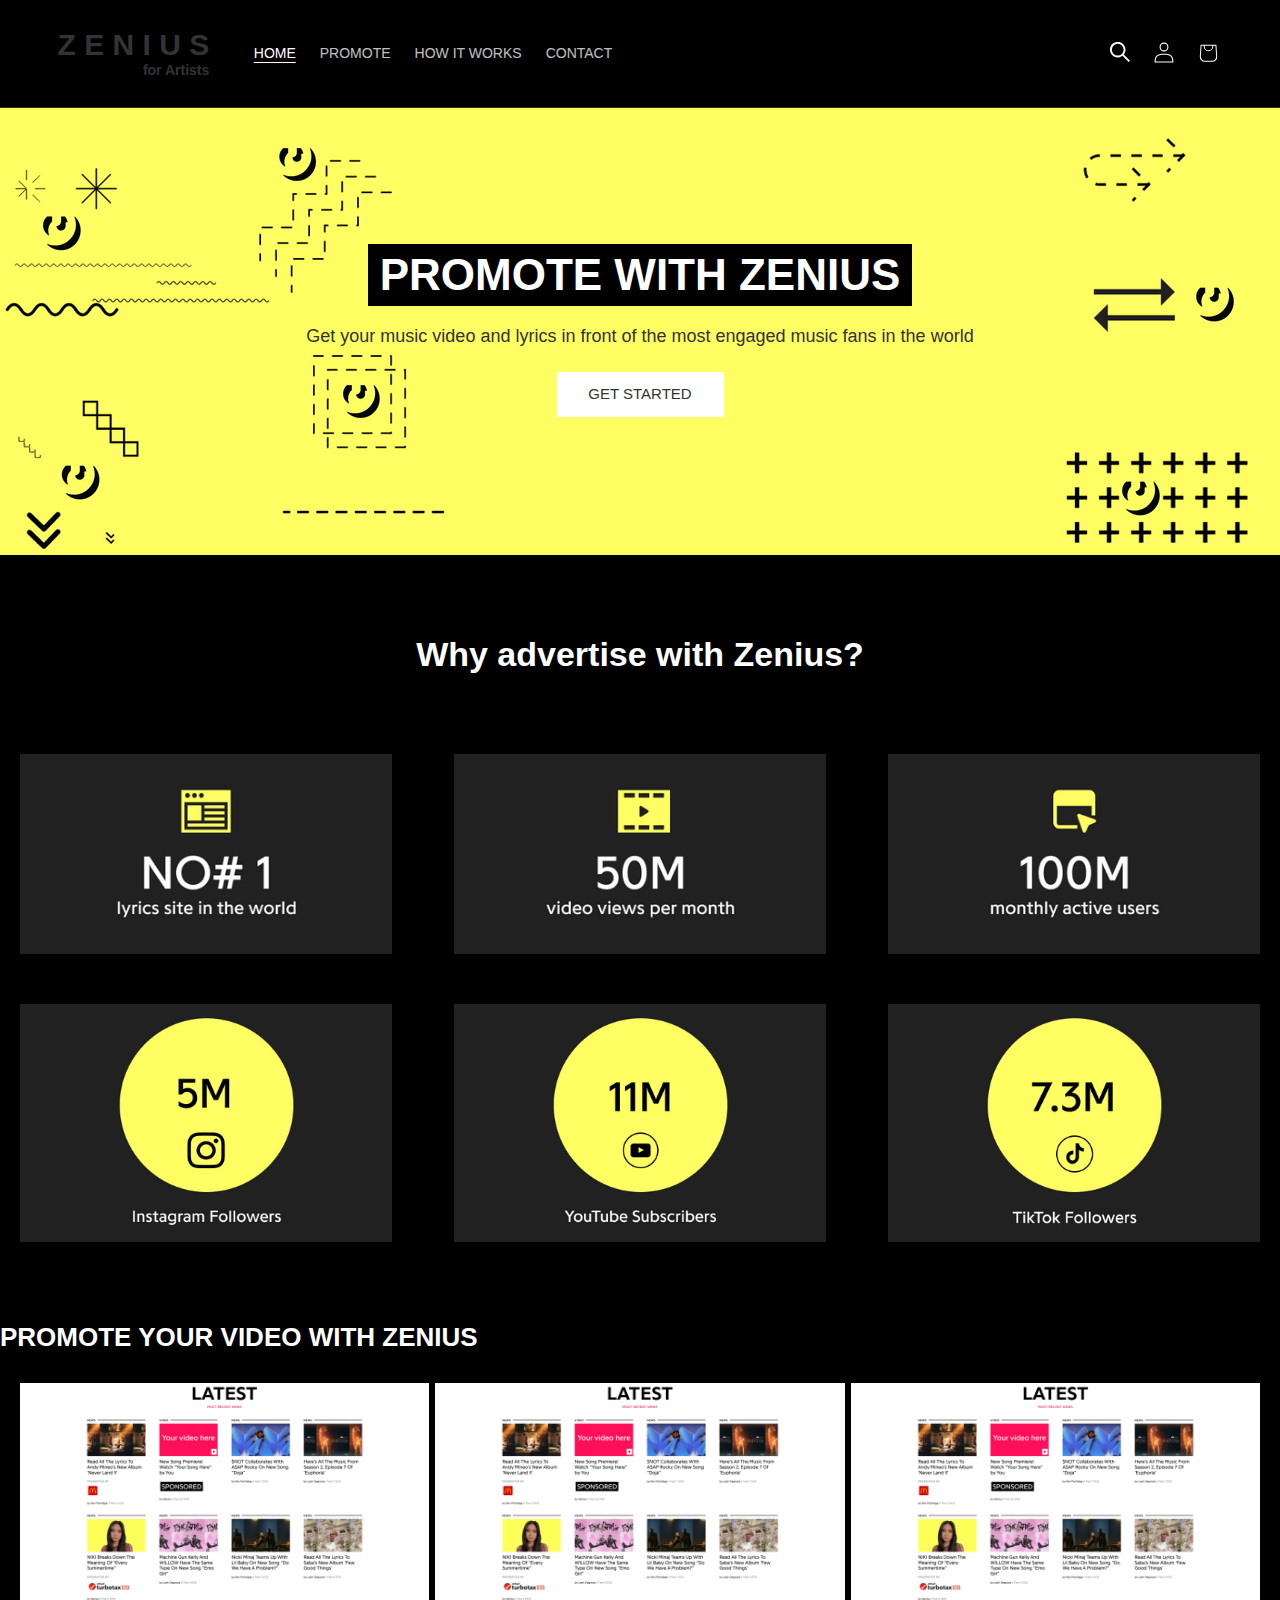
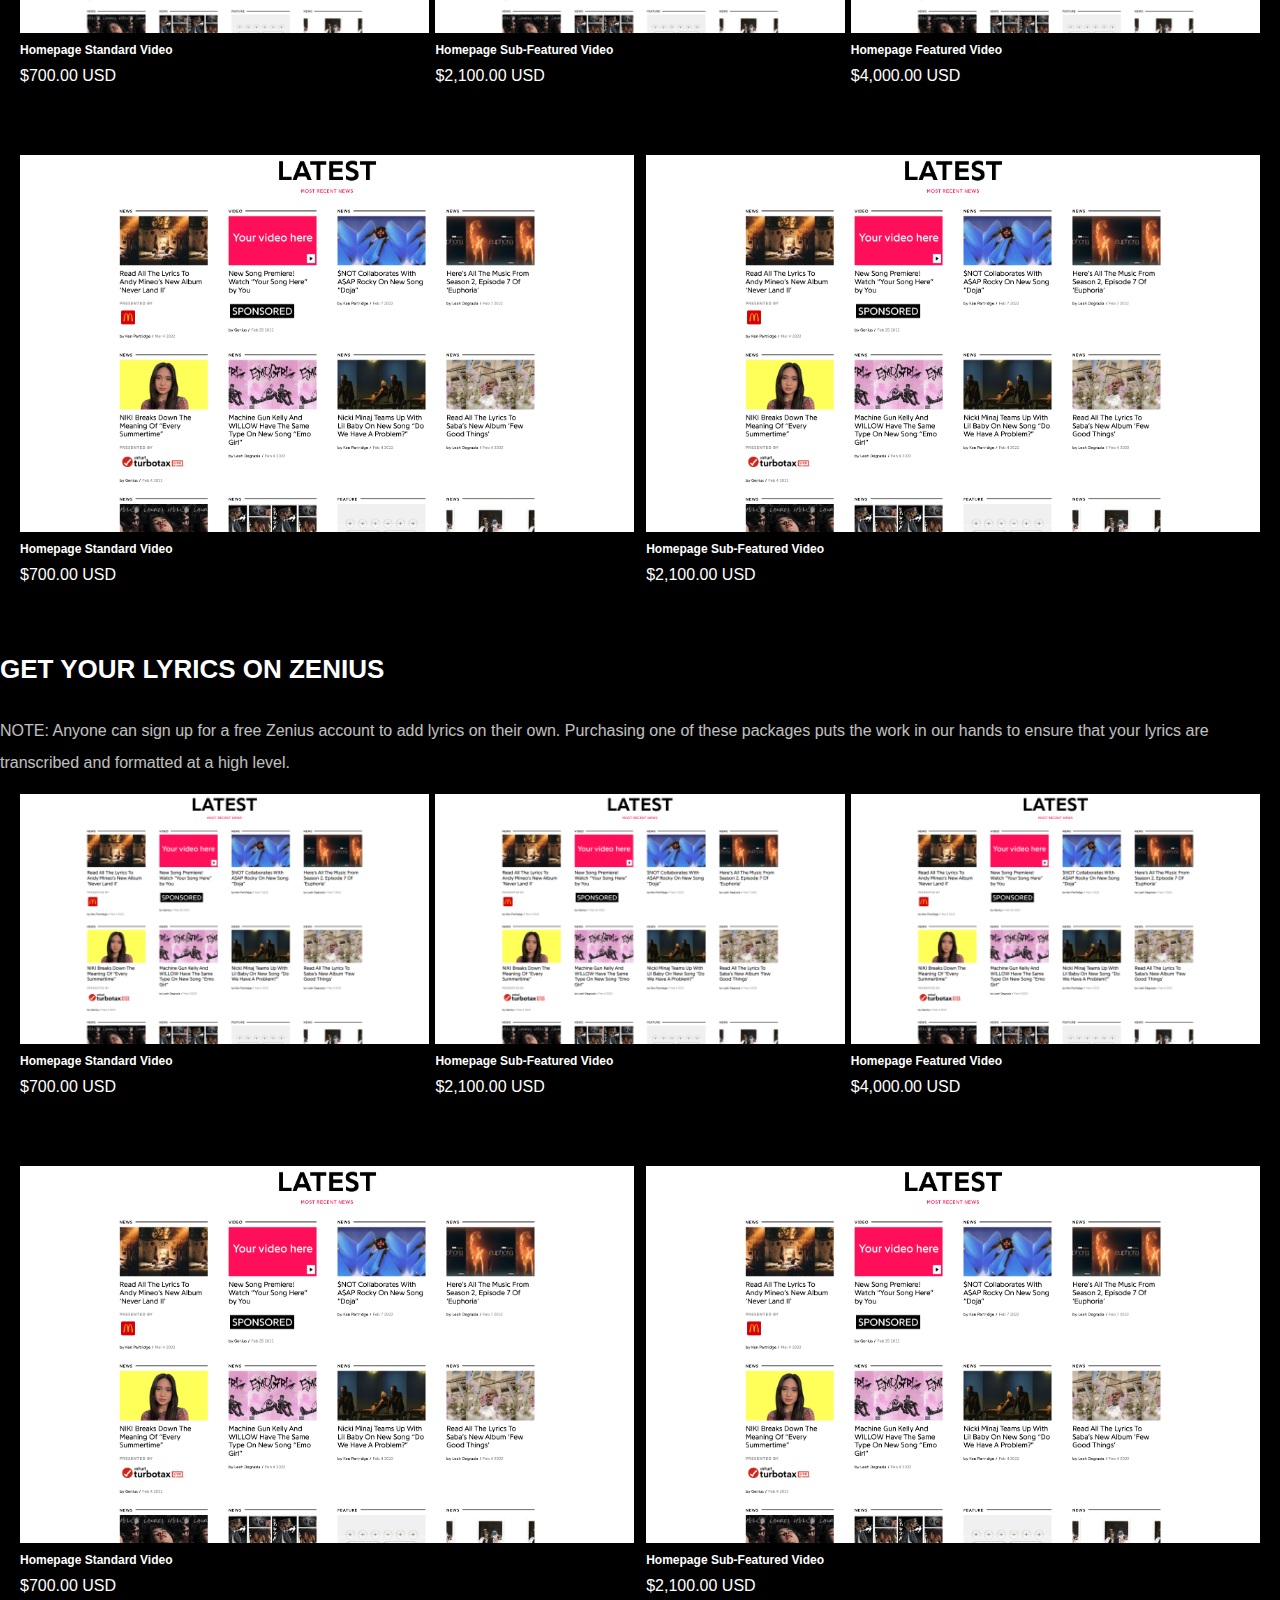
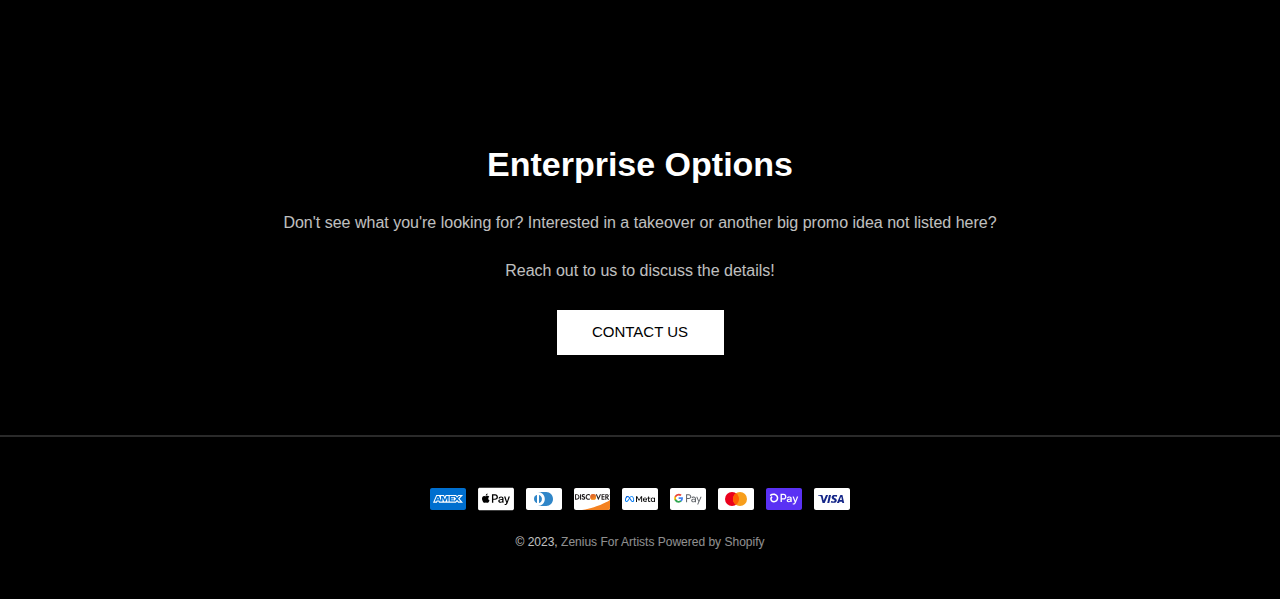
<file: promote.html>
<!DOCTYPE html>
<html lang="en">
<head>
    <meta charset="UTF-8">
    <meta http-equiv="X-UA-Compatible" content="IE=edge">
    <meta name="viewport" content="width=device-width, initial-scale=1.0">
    <title>Zenius for Artists</title>
    <link rel="stylesheet" href="./styles/reset.css">
    <link rel="stylesheet" href="./styles/promote.css">
</head>
<body>
    <header class="flex_center">
        <div class="header-container flex_between">
            <h1>
                <div>
                    <span>Z</span>
                    <span>E</span>
                    <span>N</span>
                    <span>I</span>
                    <span>U</span>
                    <span>S</span>
                </div> 
                <div>for Artists</div>
                <!-- <a href="#"><img src="./images/promote/genius_for_artists_logo.png" alt="logo" width="170"></a> -->
            </h1>
            <nav>
                <a href="./promote.html" class="navList"><span>HOME</span></a>
                <a href="#" class="navList"><span>PROMOTE</span></a>
                <a href="#" class="navList"><span>HOW IT WORKS</span></a>
                <a href="#" class="navList"><span>CONTACT</span></a>
            </nav>
            <div class="hamburger">
                <span class="hbg-bar"></span>
                <span class="hbg-bar"></span>
                <span class="hbg-bar"></span>
            </div>
            <div>
                <a href="#">
                    <div class="header-search">
                        <svg viewBox="0 0 21.48 21.59" width="20">
                            <path d="M21.48 20.18L14.8 13.5a8.38 8.38 0 1 0-1.43 1.4l6.69 6.69zM2 8.31a6.32 6.32 0 1 1 6.32 6.32A6.32 6.32 0 0 1 2 8.31z"/>
                        </svg>
                    </div>
                </a>
                <a href="#">
                    <div class="header-account">
                        <svg xmlns="http://www.w3.org/2000/svg" aria-hidden="true" focusable="false" role="presentation" class="icon icon-account" fill="none" viewBox="0 0 18 19" width="20">
                            <path fill-rule="evenodd" clip-rule="evenodd" d="M6 4.5a3 3 0 116 0 3 3 0 01-6 0zm3-4a4 4 0 100 8 4 4 0 000-8zm5.58 12.15c1.12.82 1.83 2.24 1.91 4.85H1.51c.08-2.6.79-4.03 1.9-4.85C4.66 11.75 6.5 11.5 9 11.5s4.35.26 5.58 1.15zM9 10.5c-2.5 0-4.65.24-6.17 1.35C1.27 12.98.5 14.93.5 18v.5h17V18c0-3.07-.77-5.02-2.33-6.15-1.52-1.1-3.67-1.35-6.17-1.35z" fill="currentColor">
                        </path></svg>
                    </div>
                </a>
                <a href="#">
                    <div class="header-cart">
                        <svg xmlns="http://www.w3.org/2000/svg" class="icon icon-cart-empty" aria-hidden="true" focusable="false" role="presentation" viewBox="0 0 40 40" fill="none" width="40">
                            <path d="m15.75 11.8h-3.16l-.77 11.6a5 5 0 0 0 4.99 5.34h7.38a5 5 0 0 0 4.99-5.33l-.78-11.61zm0 1h-2.22l-.71 10.67a4 4 0 0 0 3.99 4.27h7.38a4 4 0 0 0 4-4.27l-.72-10.67h-2.22v.63a4.75 4.75 0 1 1 -9.5 0zm8.5 0h-7.5v.63a3.75 3.75 0 1 0 7.5 0z" fill="currentColor" fill-rule="evenodd"/>
                        </svg>
                    </div>
                </a>
            </div>
        </div>
    </header>
    <section class="banner flex_center">
        <main class="banner-container">
            <h2 class="banner-title"><span>PROMOTE WITH ZENIUS</span></h2>
            <div class="banner-text"><span>Get your music video and lyrics in front of the most engaged music fans in the world</span></div>
            <div class="banner-btn"><a href="#"><span>GET STARTED</span></a></div>
        </main>
    </section>
    <section class="flex_center">
        <article class="advertise">
            <h2>Why advertise with Zenius?</h2>
            <div class="advertise_box">
                <div class="row01 flex_between" id="adRow01">
                    <div class="box1 box11"></div>
                    <div class="box1 box12"></div>
                    <div class="box1 box13"></div>
                </div>
                <div class="sliderbtn slider-row01 flex_center">
                    <div class="left-arrow">⟨</div>
                    <div class="counter" id="cnt1"></div>
                    <div class="right-arrow">⟩</div>
                </div>
                <div class="row02 flex_between" id="adRow02">
                    <div class="box2 box21"></div>
                    <div class="box2 box22"></div>
                    <div class="box2 box23"></div>
                </div>
                <div class="sliderbtn slider-row02 flex_center">
                    <div class="left-arrow">⟨</div>
                    <div class="counter" id="cnt2">1/3</div>
                    <div class="right-arrow">⟩</div>
                </div>
            </div>
        </article>
    </section>
    <section class="flex_center">
        <article class="promote">
            <h3>PROMOTE YOUR VIDEO WITH ZENIUS</h3>
            <div class="promote_box">
                <div class="row01">
                    <div class="box1"><a href="#">
                        <div class="box1_img"><div class="box1__img box11_img"></div></div>
                        <span>Homepage Standard Video</span>
                        <div class="price">$700.00 USD</div>
                    </a></div>
                    <div class="box1"><a href="#">
                        <div class="box1_img"><div class="box1__img box12_img"></div></div>
                        <span>Homepage Sub-Featured Video</span>
                        <div class="price">$2,100.00 USD</div>
                    </a></div>
                    <div class="box1"><a href="#">
                        <div class="box1_img"><div class="box1__img box13_img"></div></div>
                        <span>Homepage Featured Video</span>
                        <div class="price">$4,000.00 USD</div>
                    </a></div>
                </div>
                <div class="row02">
                    <div class="box2"><a href="#">
                        <div class="box2_img"><div class="box2__img box21_img"></div></div>
                        <span>Homepage Standard Video</span>
                        <div class="price">$700.00 USD</div>
                    </a></div>
                    <div class="box2"><a href="#">
                        <div class="box2_img"><div class="box2__img box22_img"></div></div>
                        <span>Homepage Sub-Featured Video</span>
                        <div class="price">$2,100.00 USD</div>
                    </a></div>
                </div>
            </div>
        </article>
    </section>
    <section class="flex_center">
        <article class="lyrics">
            <h3>GET YOUR LYRICS ON ZENIUS</h3>
            <span>NOTE: Anyone can sign up for a free Zenius account to add lyrics on their own. Purchasing one of these packages puts the work in our hands to ensure that your lyrics are transcribed and formatted at a high level.</span>
            <div class="lyrics_box">
                <div class="row01">
                    <div class="box1"><a href="#">
                        <div class="box1_img"><div class="box1__img box11_img"></div></div>
                        <span>Homepage Standard Video</span>
                        <div class="price">$700.00 USD</div>
                    </a></div>
                    <div class="box1"><a href="#">
                        <div class="box1_img"><div class="box1__img box12_img"></div></div>
                        <span>Homepage Sub-Featured Video</span>
                        <div class="price">$2,100.00 USD</div>
                    </a></div>
                    <div class="box1"><a href="#">
                        <div class="box1_img"><div class="box1__img box13_img"></div></div>
                        <span>Homepage Featured Video</span>
                        <div class="price">$4,000.00 USD</div>
                    </a></div>
                </div>
                <div class="row02">
                    <div class="box2"><a href="#">
                        <div class="box2_img"><div class="box2__img box21_img"></div></div>
                        <span>Homepage Standard Video</span>
                        <div class="price">$700.00 USD</div>
                    </a></div>
                    <div class="box2"><a href="#">
                        <div class="box2_img"><div class="box2__img box22_img"></div></div>
                        <span>Homepage Sub-Featured Video</span>
                        <div class="price">$2,100.00 USD</div>
                    </a></div>
                </div>
            </div>
        </article>
    </section>
    <section class="enterprise_section flex_center">
        <article class="enterprise">
            <h2>Enterprise Options</h2>
            <span>Don't see what you're looking for? Interested in a takeover or another big promo idea not listed here?</span>
            <span>Reach out to us to discuss the details!</span>
            <div class="enterprise-btn"><a href="#"><span>CONTACT US</span></a></div>
        </article>
    </section>
    <footer class="flex_center">
        <div class="footer-container">
            <div class="footer__payment flex_center">
                <ul class="flex_center">
                    <li>
                        <svg xmlns="http://www.w3.org/2000/svg" class="icon icon--full-color" role="img" viewBox="0 0 38 24" width="38" height="24" aria-labelledby="pi-american_express"><title id="pi-american_express">American Express</title><g fill="none"><path fill="#000" d="M35,0 L3,0 C1.3,0 0,1.3 0,3 L0,21 C0,22.7 1.4,24 3,24 L35,24 C36.7,24 38,22.7 38,21 L38,3 C38,1.3 36.6,0 35,0 Z" opacity=".07"/><path fill="#006FCF" d="M35,1 C36.1,1 37,1.9 37,3 L37,21 C37,22.1 36.1,23 35,23 L3,23 C1.9,23 1,22.1 1,21 L1,3 C1,1.9 1.9,1 3,1 L35,1"/><path fill="#FFF" d="M8.971,10.268 L9.745,12.144 L8.203,12.144 L8.971,10.268 Z M25.046,10.346 L22.069,10.346 L22.069,11.173 L24.998,11.173 L24.998,12.412 L22.075,12.412 L22.075,13.334 L25.052,13.334 L25.052,14.073 L27.129,11.828 L25.052,9.488 L25.046,10.346 L25.046,10.346 Z M10.983,8.006 L14.978,8.006 L15.865,9.941 L16.687,8 L27.057,8 L28.135,9.19 L29.25,8 L34.013,8 L30.494,11.852 L33.977,15.68 L29.143,15.68 L28.065,14.49 L26.94,15.68 L10.03,15.68 L9.536,14.49 L8.406,14.49 L7.911,15.68 L4,15.68 L7.286,8 L10.716,8 L10.983,8.006 Z M19.646,9.084 L17.407,9.084 L15.907,12.62 L14.282,9.084 L12.06,9.084 L12.06,13.894 L10,9.084 L8.007,9.084 L5.625,14.596 L7.18,14.596 L7.674,13.406 L10.27,13.406 L10.764,14.596 L13.484,14.596 L13.484,10.661 L15.235,14.602 L16.425,14.602 L18.165,10.673 L18.165,14.603 L19.623,14.603 L19.647,9.083 L19.646,9.084 Z M28.986,11.852 L31.517,9.084 L29.695,9.084 L28.094,10.81 L26.546,9.084 L20.652,9.084 L20.652,14.602 L26.462,14.602 L28.076,12.864 L29.624,14.602 L31.499,14.602 L28.987,11.852 L28.986,11.852 Z"/></g></svg>
                    </li>
                    <li>
                        <svg xmlns="http://www.w3.org/2000/svg" class="icon icon--full-color" version="1.1" role="img" x="0" y="0" width="38" height="24" viewBox="0 0 165.521 105.965" xml:space="preserve" aria-labelledby="pi-apple_pay"><title id="pi-apple_pay">Apple Pay</title><path fill="#000" d="M150.698 0H14.823c-.566 0-1.133 0-1.698.003-.477.004-.953.009-1.43.022-1.039.028-2.087.09-3.113.274a10.51 10.51 0 0 0-2.958.975 9.932 9.932 0 0 0-4.35 4.35 10.463 10.463 0 0 0-.975 2.96C.113 9.611.052 10.658.024 11.696a70.22 70.22 0 0 0-.022 1.43C0 13.69 0 14.256 0 14.823v76.318c0 .567 0 1.132.002 1.699.003.476.009.953.022 1.43.028 1.036.09 2.084.275 3.11a10.46 10.46 0 0 0 .974 2.96 9.897 9.897 0 0 0 1.83 2.52 9.874 9.874 0 0 0 2.52 1.83c.947.483 1.917.79 2.96.977 1.025.183 2.073.245 3.112.273.477.011.953.017 1.43.02.565.004 1.132.004 1.698.004h135.875c.565 0 1.132 0 1.697-.004.476-.002.952-.009 1.431-.02 1.037-.028 2.085-.09 3.113-.273a10.478 10.478 0 0 0 2.958-.977 9.955 9.955 0 0 0 4.35-4.35c.483-.947.789-1.917.974-2.96.186-1.026.246-2.074.274-3.11.013-.477.02-.954.022-1.43.004-.567.004-1.132.004-1.699V14.824c0-.567 0-1.133-.004-1.699a63.067 63.067 0 0 0-.022-1.429c-.028-1.038-.088-2.085-.274-3.112a10.4 10.4 0 0 0-.974-2.96 9.94 9.94 0 0 0-4.35-4.35A10.52 10.52 0 0 0 156.939.3c-1.028-.185-2.076-.246-3.113-.274a71.417 71.417 0 0 0-1.431-.022C151.83 0 151.263 0 150.698 0z"/><path fill="#FFF" d="M150.698 3.532l1.672.003c.452.003.905.008 1.36.02.793.022 1.719.065 2.583.22.75.135 1.38.34 1.984.648a6.392 6.392 0 0 1 2.804 2.807c.306.6.51 1.226.645 1.983.154.854.197 1.783.218 2.58.013.45.019.9.02 1.36.005.557.005 1.113.005 1.671v76.318c0 .558 0 1.114-.004 1.682-.002.45-.008.9-.02 1.35-.022.796-.065 1.725-.221 2.589a6.855 6.855 0 0 1-.645 1.975 6.397 6.397 0 0 1-2.808 2.807c-.6.306-1.228.511-1.971.645-.881.157-1.847.2-2.574.22-.457.01-.912.017-1.379.019-.555.004-1.113.004-1.669.004H14.801c-.55 0-1.1 0-1.66-.004a74.993 74.993 0 0 1-1.35-.018c-.744-.02-1.71-.064-2.584-.22a6.938 6.938 0 0 1-1.986-.65 6.337 6.337 0 0 1-1.622-1.18 6.355 6.355 0 0 1-1.178-1.623 6.935 6.935 0 0 1-.646-1.985c-.156-.863-.2-1.788-.22-2.578a66.088 66.088 0 0 1-.02-1.355l-.003-1.327V14.474l.002-1.325a66.7 66.7 0 0 1 .02-1.357c.022-.792.065-1.717.222-2.587a6.924 6.924 0 0 1 .646-1.981c.304-.598.7-1.144 1.18-1.623a6.386 6.386 0 0 1 1.624-1.18 6.96 6.96 0 0 1 1.98-.646c.865-.155 1.792-.198 2.586-.22.452-.012.905-.017 1.354-.02l1.677-.003h135.875"/><g><g><path fill="#000" d="M43.508 35.77c1.404-1.755 2.356-4.112 2.105-6.52-2.054.102-4.56 1.355-6.012 3.112-1.303 1.504-2.456 3.959-2.156 6.266 2.306.2 4.61-1.152 6.063-2.858"/><path fill="#000" d="M45.587 39.079c-3.35-.2-6.196 1.9-7.795 1.9-1.6 0-4.049-1.8-6.698-1.751-3.447.05-6.645 2-8.395 5.1-3.598 6.2-.95 15.4 2.55 20.45 1.699 2.5 3.747 5.25 6.445 5.151 2.55-.1 3.549-1.65 6.647-1.65 3.097 0 3.997 1.65 6.696 1.6 2.798-.05 4.548-2.5 6.247-5 1.95-2.85 2.747-5.6 2.797-5.75-.05-.05-5.396-2.101-5.446-8.251-.05-5.15 4.198-7.6 4.398-7.751-2.399-3.548-6.147-3.948-7.447-4.048"/></g><g><path fill="#000" d="M78.973 32.11c7.278 0 12.347 5.017 12.347 12.321 0 7.33-5.173 12.373-12.529 12.373h-8.058V69.62h-5.822V32.11h14.062zm-8.24 19.807h6.68c5.07 0 7.954-2.729 7.954-7.46 0-4.73-2.885-7.434-7.928-7.434h-6.706v14.894z"/><path fill="#000" d="M92.764 61.847c0-4.809 3.665-7.564 10.423-7.98l7.252-.442v-2.08c0-3.04-2.001-4.704-5.562-4.704-2.938 0-5.07 1.507-5.51 3.82h-5.252c.157-4.86 4.731-8.395 10.918-8.395 6.654 0 10.995 3.483 10.995 8.89v18.663h-5.38v-4.497h-.13c-1.534 2.937-4.914 4.782-8.579 4.782-5.406 0-9.175-3.222-9.175-8.057zm17.675-2.417v-2.106l-6.472.416c-3.64.234-5.536 1.585-5.536 3.95 0 2.288 1.975 3.77 5.068 3.77 3.95 0 6.94-2.522 6.94-6.03z"/><path fill="#000" d="M120.975 79.652v-4.496c.364.051 1.247.103 1.715.103 2.573 0 4.029-1.09 4.913-3.899l.52-1.663-9.852-27.293h6.082l6.863 22.146h.13l6.862-22.146h5.927l-10.216 28.67c-2.34 6.577-5.017 8.735-10.683 8.735-.442 0-1.872-.052-2.261-.157z"/></g></g></svg>
                    </li>
                    <li>
                        <svg xmlns="http://www.w3.org/2000/svg" class="icon icon--full-color" viewBox="0 0 38 24" role="img" width="38" height="24" aria-labelledby="pi-diners_club"><title id="pi-diners_club">Diners Club</title><path opacity=".07" d="M35 0H3C1.3 0 0 1.3 0 3v18c0 1.7 1.4 3 3 3h32c1.7 0 3-1.3 3-3V3c0-1.7-1.4-3-3-3z"/><path fill="#fff" d="M35 1c1.1 0 2 .9 2 2v18c0 1.1-.9 2-2 2H3c-1.1 0-2-.9-2-2V3c0-1.1.9-2 2-2h32"/><path d="M12 12v3.7c0 .3-.2.3-.5.2-1.9-.8-3-3.3-2.3-5.4.4-1.1 1.2-2 2.3-2.4.4-.2.5-.1.5.2V12zm2 0V8.3c0-.3 0-.3.3-.2 2.1.8 3.2 3.3 2.4 5.4-.4 1.1-1.2 2-2.3 2.4-.4.2-.4.1-.4-.2V12zm7.2-7H13c3.8 0 6.8 3.1 6.8 7s-3 7-6.8 7h8.2c3.8 0 6.8-3.1 6.8-7s-3-7-6.8-7z" fill="#3086C8"/></svg>
                    </li>
                    <li>
                        <svg xmlns="http://www.w3.org/2000/svg" class="icon icon--full-color" viewBox="0 0 38 24" width="38" height="24" role="img" aria-labelledby="pi-discover" fill="none"><title id="pi-discover">Discover</title><path fill="#000" opacity=".07" d="M35 0H3C1.3 0 0 1.3 0 3v18c0 1.7 1.4 3 3 3h32c1.7 0 3-1.3 3-3V3c0-1.7-1.4-3-3-3z"/><path d="M35 1c1.1 0 2 .9 2 2v18c0 1.1-.9 2-2 2H3c-1.1 0-2-.9-2-2V3c0-1.1.9-2 2-2h32z" fill="#fff"/><path d="M3.57 7.16H2v5.5h1.57c.83 0 1.43-.2 1.96-.63.63-.52 1-1.3 1-2.11-.01-1.63-1.22-2.76-2.96-2.76zm1.26 4.14c-.34.3-.77.44-1.47.44h-.29V8.1h.29c.69 0 1.11.12 1.47.44.37.33.59.84.59 1.37 0 .53-.22 1.06-.59 1.39zm2.19-4.14h1.07v5.5H7.02v-5.5zm3.69 2.11c-.64-.24-.83-.4-.83-.69 0-.35.34-.61.8-.61.32 0 .59.13.86.45l.56-.73c-.46-.4-1.01-.61-1.62-.61-.97 0-1.72.68-1.72 1.58 0 .76.35 1.15 1.35 1.51.42.15.63.25.74.31.21.14.32.34.32.57 0 .45-.35.78-.83.78-.51 0-.92-.26-1.17-.73l-.69.67c.49.73 1.09 1.05 1.9 1.05 1.11 0 1.9-.74 1.9-1.81.02-.89-.35-1.29-1.57-1.74zm1.92.65c0 1.62 1.27 2.87 2.9 2.87.46 0 .86-.09 1.34-.32v-1.26c-.43.43-.81.6-1.29.6-1.08 0-1.85-.78-1.85-1.9 0-1.06.79-1.89 1.8-1.89.51 0 .9.18 1.34.62V7.38c-.47-.24-.86-.34-1.32-.34-1.61 0-2.92 1.28-2.92 2.88zm12.76.94l-1.47-3.7h-1.17l2.33 5.64h.58l2.37-5.64h-1.16l-1.48 3.7zm3.13 1.8h3.04v-.93h-1.97v-1.48h1.9v-.93h-1.9V8.1h1.97v-.94h-3.04v5.5zm7.29-3.87c0-1.03-.71-1.62-1.95-1.62h-1.59v5.5h1.07v-2.21h.14l1.48 2.21h1.32l-1.73-2.32c.81-.17 1.26-.72 1.26-1.56zm-2.16.91h-.31V8.03h.33c.67 0 1.03.28 1.03.82 0 .55-.36.85-1.05.85z" fill="#231F20"/><path d="M20.16 12.86a2.931 2.931 0 100-5.862 2.931 2.931 0 000 5.862z" fill="url(#pi-paint0_linear)"/><path opacity=".65" d="M20.16 12.86a2.931 2.931 0 100-5.862 2.931 2.931 0 000 5.862z" fill="url(#pi-paint1_linear)"/><path d="M36.57 7.506c0-.1-.07-.15-.18-.15h-.16v.48h.12v-.19l.14.19h.14l-.16-.2c.06-.01.1-.06.1-.13zm-.2.07h-.02v-.13h.02c.06 0 .09.02.09.06 0 .05-.03.07-.09.07z" fill="#231F20"/><path d="M36.41 7.176c-.23 0-.42.19-.42.42 0 .23.19.42.42.42.23 0 .42-.19.42-.42 0-.23-.19-.42-.42-.42zm0 .77c-.18 0-.34-.15-.34-.35 0-.19.15-.35.34-.35.18 0 .33.16.33.35 0 .19-.15.35-.33.35z" fill="#231F20"/><path d="M37 12.984S27.09 19.873 8.976 23h26.023a2 2 0 002-1.984l.024-3.02L37 12.985z" fill="#F48120"/><defs><linearGradient id="pi-paint0_linear" x1="21.657" y1="12.275" x2="19.632" y2="9.104" gradientUnits="userSpaceOnUse"><stop stop-color="#F89F20"/><stop offset=".25" stop-color="#F79A20"/><stop offset=".533" stop-color="#F68D20"/><stop offset=".62" stop-color="#F58720"/><stop offset=".723" stop-color="#F48120"/><stop offset="1" stop-color="#F37521"/></linearGradient><linearGradient id="pi-paint1_linear" x1="21.338" y1="12.232" x2="18.378" y2="6.446" gradientUnits="userSpaceOnUse"><stop stop-color="#F58720"/><stop offset=".359" stop-color="#E16F27"/><stop offset=".703" stop-color="#D4602C"/><stop offset=".982" stop-color="#D05B2E"/></linearGradient></defs></svg>
                    </li>
                    <li>
                        <svg xmlns="http://www.w3.org/2000/svg" class="icon icon--full-color" width="38" height="24" role="img" aria-labelledby="pi-metapay" viewBox="0 0 38 24" fill="none"><title id="pi-metapay">Meta Pay</title><path opacity=".07" d="M35 0H3C1.3 0 0 1.3 0 3v18c0 1.7 1.4 3 3 3h32c1.7 0 3-1.3 3-3V3c0-1.7-1.4-3-3-3z" fill="#000"/><path d="M35 1c1.1 0 2 .9 2 2v18c0 1.1-.9 2-2 2H3c-1.1 0-2-.9-2-2V3c0-1.1.9-2 2-2h32z" fill="#fff"/><path d="M4.983 12.986c0 .348.076.614.176.776a.6.6 0 00.524.3c.257 0 .491-.063.943-.688.362-.5.788-1.204 1.076-1.645l.486-.747c.337-.518.728-1.095 1.176-1.486.366-.319.76-.496 1.158-.496.667 0 1.302.386 1.788 1.111.532.794.79 1.793.79 2.825 0 .613-.12 1.064-.326 1.42-.2.345-.587.688-1.238.688v-.981c.558 0 .697-.513.697-1.1 0-.836-.195-1.764-.624-2.427-.305-.47-.7-.757-1.134-.757-.47 0-.848.354-1.274.986-.226.336-.457.745-.718 1.207l-.287.508c-.576 1.02-.722 1.254-1.01 1.637-.504.672-.935.927-1.502.927-.674 0-1.1-.291-1.363-.73C4.106 13.956 4 13.486 4 12.95l.983.035z" fill="#0081FB"/><path d="M4.775 10.18C5.225 9.486 5.875 9 6.622 9c.432 0 .861.128 1.31.494.49.4 1.013 1.06 1.665 2.146l.234.39c.565.94.886 1.424 1.074 1.652.242.293.411.38.631.38.558 0 .697-.512.697-1.099l.867-.027c0 .613-.12 1.064-.326 1.42-.2.345-.587.688-1.238.688-.405 0-.764-.088-1.16-.462-.306-.287-.663-.798-.937-1.257l-.816-1.363c-.41-.684-.785-1.194-1.003-1.425-.234-.249-.534-.549-1.014-.549-.388 0-.718.273-.994.69l-.837-.498z" fill="url(#pi-paint0_linear_1164_3)"/><path d="M6.606 9.988c-.388 0-.718.273-.994.69-.39.588-.629 1.466-.629 2.308 0 .348.076.614.176.776l-.838.552C4.106 13.956 4 13.486 4 12.95c0-.973.267-1.987.775-2.77C5.225 9.485 5.875 9 6.622 9l-.016.988z" fill="url(#pi-paint1_linear_1164_3)"/><path d="M15.01 9.191h1.138l1.933 3.498 1.934-3.498h1.112v5.747h-.928v-4.405l-1.695 3.05h-.87l-1.696-3.05v4.405h-.927V9.191zm9.023 2.143c-.665 0-1.066.5-1.162 1.12h2.258c-.046-.638-.415-1.12-1.096-1.12zm-2.081 1.474c0-1.305.843-2.254 2.097-2.254 1.234 0 1.971.937 1.971 2.323v.255h-3.148c.111.674.559 1.129 1.28 1.129.576 0 .936-.176 1.277-.497l.493.603c-.465.427-1.055.674-1.803.674-1.358 0-2.167-.99-2.167-2.233zm5.193-1.392h-.854v-.76h.854V9.402h.895v1.256h1.297v.76H28.04v1.924c0 .657.21.89.726.89.236 0 .371-.02.57-.053v.752c-.248.07-.485.102-.742.102-.966 0-1.45-.528-1.45-1.584v-2.032zm5.96.739a1.207 1.207 0 00-1.17-.788c-.766 0-1.256.543-1.256 1.428 0 .863.451 1.433 1.22 1.433.603 0 1.034-.351 1.206-.788v-1.285zM34 14.938h-.878v-.6c-.246.353-.693.703-1.417.703-1.164 0-1.941-.975-1.941-2.246 0-1.283.796-2.241 1.99-2.241.591 0 1.055.236 1.368.653v-.55H34v4.281z" fill="#000000"/><defs><linearGradient id="pi-paint0_linear_1164_3" x1="5.93" y1="12.703" x2="12.196" y2="13.019" gradientUnits="userSpaceOnUse"><stop stop-color="#0064E1"/><stop offset=".4" stop-color="#0064E1"/><stop offset=".83" stop-color="#0073EE"/><stop offset="1" stop-color="#0082FB"/></linearGradient><linearGradient id="pi-paint1_linear_1164_3" x1="5.424" y1="13.399" x2="5.424" y2="11.089" gradientUnits="userSpaceOnUse"><stop stop-color="#0082FB"/><stop offset="1" stop-color="#0064E0"/></linearGradient></defs></svg></li>
                    <li>
                        <svg xmlns="http://www.w3.org/2000/svg" class="icon icon--full-color" role="img" viewBox="0 0 38 24" width="38" height="24" aria-labelledby="pi-google_pay"><title id="pi-google_pay">Google Pay</title><path d="M35 0H3C1.3 0 0 1.3 0 3v18c0 1.7 1.4 3 3 3h32c1.7 0 3-1.3 3-3V3c0-1.7-1.4-3-3-3z" fill="#000" opacity=".07"/><path d="M35 1c1.1 0 2 .9 2 2v18c0 1.1-.9 2-2 2H3c-1.1 0-2-.9-2-2V3c0-1.1.9-2 2-2h32" fill="#FFF"/><path d="M18.093 11.976v3.2h-1.018v-7.9h2.691a2.447 2.447 0 0 1 1.747.692 2.28 2.28 0 0 1 .11 3.224l-.11.116c-.47.447-1.098.69-1.747.674l-1.673-.006zm0-3.732v2.788h1.698c.377.012.741-.135 1.005-.404a1.391 1.391 0 0 0-1.005-2.354l-1.698-.03zm6.484 1.348c.65-.03 1.286.188 1.778.613.445.43.682 1.03.65 1.649v3.334h-.969v-.766h-.049a1.93 1.93 0 0 1-1.673.931 2.17 2.17 0 0 1-1.496-.533 1.667 1.667 0 0 1-.613-1.324 1.606 1.606 0 0 1 .613-1.336 2.746 2.746 0 0 1 1.698-.515c.517-.02 1.03.093 1.49.331v-.208a1.134 1.134 0 0 0-.417-.901 1.416 1.416 0 0 0-.98-.368 1.545 1.545 0 0 0-1.319.717l-.895-.564a2.488 2.488 0 0 1 2.182-1.06zM23.29 13.52a.79.79 0 0 0 .337.662c.223.176.5.269.785.263.429-.001.84-.17 1.146-.472.305-.286.478-.685.478-1.103a2.047 2.047 0 0 0-1.324-.374 1.716 1.716 0 0 0-1.03.294.883.883 0 0 0-.392.73zm9.286-3.75l-3.39 7.79h-1.048l1.281-2.728-2.224-5.062h1.103l1.612 3.885 1.569-3.885h1.097z" fill="#5F6368"/><path d="M13.986 11.284c0-.308-.024-.616-.073-.92h-4.29v1.747h2.451a2.096 2.096 0 0 1-.9 1.373v1.134h1.464a4.433 4.433 0 0 0 1.348-3.334z" fill="#4285F4"/><path d="M9.629 15.721a4.352 4.352 0 0 0 3.01-1.097l-1.466-1.14a2.752 2.752 0 0 1-4.094-1.44H5.577v1.17a4.53 4.53 0 0 0 4.052 2.507z" fill="#34A853"/><path d="M7.079 12.05a2.709 2.709 0 0 1 0-1.735v-1.17H5.577a4.505 4.505 0 0 0 0 4.075l1.502-1.17z" fill="#FBBC04"/><path d="M9.629 8.44a2.452 2.452 0 0 1 1.74.68l1.3-1.293a4.37 4.37 0 0 0-3.065-1.183 4.53 4.53 0 0 0-4.027 2.5l1.502 1.171a2.715 2.715 0 0 1 2.55-1.875z" fill="#EA4335"/></svg></li>
                    <li>
                        <svg xmlns="http://www.w3.org/2000/svg" class="icon icon--full-color" viewBox="0 0 38 24" role="img" width="38" height="24" aria-labelledby="pi-master"><title id="pi-master">Mastercard</title><path opacity=".07" d="M35 0H3C1.3 0 0 1.3 0 3v18c0 1.7 1.4 3 3 3h32c1.7 0 3-1.3 3-3V3c0-1.7-1.4-3-3-3z"/><path fill="#fff" d="M35 1c1.1 0 2 .9 2 2v18c0 1.1-.9 2-2 2H3c-1.1 0-2-.9-2-2V3c0-1.1.9-2 2-2h32"/><circle fill="#EB001B" cx="15" cy="12" r="7"/><circle fill="#F79E1B" cx="23" cy="12" r="7"/><path fill="#FF5F00" d="M22 12c0-2.4-1.2-4.5-3-5.7-1.8 1.3-3 3.4-3 5.7s1.2 4.5 3 5.7c1.8-1.2 3-3.3 3-5.7z"/></svg></li>
                    <li>
                        <svg xmlns="http://www.w3.org/2000/svg" class="icon icon--full-color" role="img" viewBox="0 0 38 24" width="38" height="24" aria-labelledby="pi-shopify_pay"><title id="pi-shopify_pay">Shop Pay</title><path opacity=".07" d="M35 0H3C1.3 0 0 1.3 0 3v18c0 1.7 1.4 3 3 3h32c1.7 0 3-1.3 3-3V3c0-1.7-1.4-3-3-3z" fill="#000"/><path d="M35 1c1.1 0 2 .9 2 2v18c0 1.1-.9 2-2 2H3c-1.1 0-2-.9-2-2V3c0-1.1.9-2 2-2h32z" fill="#5A31F4"/><path d="M21.382 9.713c0 1.668-1.177 2.858-2.821 2.858h-1.549a.133.133 0 00-.12.08.127.127 0 00-.01.049v2.192a.129.129 0 01-.13.129h-1.084a.13.13 0 01-.13-.13V6.986a.127.127 0 01.08-.12.129.129 0 01.05-.01h2.9c1.637 0 2.814 1.19 2.814 2.858v-.001zm-1.352 0c0-.958-.658-1.658-1.55-1.658h-1.468a.13.13 0 00-.13.13v3.05a.127.127 0 00.038.092.129.129 0 00.092.038h1.468c.892.005 1.55-.695 1.55-1.652zm1.674 3.791a1.527 1.527 0 01.647-1.317c.423-.316 1.084-.48 2.055-.514l1.033-.036v-.303c0-.607-.41-.863-1.068-.863-.658 0-1.075.231-1.17.61a.127.127 0 01-.125.09h-1.022a.13.13 0 01-.126-.092.125.125 0 01-.004-.055c.152-.898.904-1.58 2.494-1.58 1.692 0 2.303.783 2.303 2.276v3.172a.13.13 0 01-.132.129h-1.03a.13.13 0 01-.13-.13v-.236a.096.096 0 00-.061-.091.1.1 0 00-.107.022c-.31.334-.808.575-1.607.575-1.175 0-1.95-.607-1.95-1.657zm3.735-.687v-.246l-1.339.07c-.705.036-1.115.326-1.115.816 0 .444.376.69 1.034.69.893 0 1.42-.48 1.42-1.33zm2.316 4.6v-.919a.13.13 0 01.049-.1.132.132 0 01.108-.027c.158.029.318.044.479.044a1.229 1.229 0 001.245-.876l.067-.211a.133.133 0 000-.088l-2.145-5.471a.13.13 0 01.06-.165.13.13 0 01.062-.015h1.04a.132.132 0 01.123.085l1.456 3.859a.131.131 0 00.125.088.133.133 0 00.125-.088l1.265-3.848a.13.13 0 01.126-.09h1.076a.134.134 0 01.132.116.134.134 0 01-.008.063l-2.295 6.076c-.528 1.413-1.433 1.773-2.43 1.773a1.959 1.959 0 01-.561-.066.132.132 0 01-.1-.14h.001zM8.57 6.4a5.363 5.363 0 00-3.683 1.427.231.231 0 00-.029.31l.618.839a.236.236 0 00.362.028 3.823 3.823 0 012.738-1.11c2.12 0 3.227 1.584 3.227 3.15 0 1.7-1.163 2.898-2.835 2.921-1.292 0-2.266-.85-2.266-1.974a1.908 1.908 0 01.713-1.48.231.231 0 00.033-.324l-.65-.815a.236.236 0 00-.339-.034 3.43 3.43 0 00-.942 1.183 3.39 3.39 0 00-.337 1.47c0 1.935 1.655 3.452 3.775 3.464h.03c2.517-.032 4.337-1.884 4.337-4.415 0-2.247-1.667-4.64-4.752-4.64z" fill="#fff"/></svg></li>
                    <li>
                        <svg xmlns="http://www.w3.org/2000/svg" class="icon icon--full-color" viewBox="0 0 38 24" role="img" width="38" height="24" aria-labelledby="pi-visa"><title id="pi-visa">Visa</title><path opacity=".07" d="M35 0H3C1.3 0 0 1.3 0 3v18c0 1.7 1.4 3 3 3h32c1.7 0 3-1.3 3-3V3c0-1.7-1.4-3-3-3z"/><path fill="#fff" d="M35 1c1.1 0 2 .9 2 2v18c0 1.1-.9 2-2 2H3c-1.1 0-2-.9-2-2V3c0-1.1.9-2 2-2h32"/><path d="M28.3 10.1H28c-.4 1-.7 1.5-1 3h1.9c-.3-1.5-.3-2.2-.6-3zm2.9 5.9h-1.7c-.1 0-.1 0-.2-.1l-.2-.9-.1-.2h-2.4c-.1 0-.2 0-.2.2l-.3.9c0 .1-.1.1-.1.1h-2.1l.2-.5L27 8.7c0-.5.3-.7.8-.7h1.5c.1 0 .2 0 .2.2l1.4 6.5c.1.4.2.7.2 1.1.1.1.1.1.1.2zm-13.4-.3l.4-1.8c.1 0 .2.1.2.1.7.3 1.4.5 2.1.4.2 0 .5-.1.7-.2.5-.2.5-.7.1-1.1-.2-.2-.5-.3-.8-.5-.4-.2-.8-.4-1.1-.7-1.2-1-.8-2.4-.1-3.1.6-.4.9-.8 1.7-.8 1.2 0 2.5 0 3.1.2h.1c-.1.6-.2 1.1-.4 1.7-.5-.2-1-.4-1.5-.4-.3 0-.6 0-.9.1-.2 0-.3.1-.4.2-.2.2-.2.5 0 .7l.5.4c.4.2.8.4 1.1.6.5.3 1 .8 1.1 1.4.2.9-.1 1.7-.9 2.3-.5.4-.7.6-1.4.6-1.4 0-2.5.1-3.4-.2-.1.2-.1.2-.2.1zm-3.5.3c.1-.7.1-.7.2-1 .5-2.2 1-4.5 1.4-6.7.1-.2.1-.3.3-.3H18c-.2 1.2-.4 2.1-.7 3.2-.3 1.5-.6 3-1 4.5 0 .2-.1.2-.3.2M5 8.2c0-.1.2-.2.3-.2h3.4c.5 0 .9.3 1 .8l.9 4.4c0 .1 0 .1.1.2 0-.1.1-.1.1-.1l2.1-5.1c-.1-.1 0-.2.1-.2h2.1c0 .1 0 .1-.1.2l-3.1 7.3c-.1.2-.1.3-.2.4-.1.1-.3 0-.5 0H9.7c-.1 0-.2 0-.2-.2L7.9 9.5c-.2-.2-.5-.5-.9-.6-.6-.3-1.7-.5-1.9-.5L5 8.2z" fill="#142688"/></svg></li>
                </ul>
            </div>
            <div class="footer__copyright flex_center">
                <span>© 2023, <strong>Zenius For Artists</strong> <strong>Powered by Shopify</strong></span>
            </div>
        </div>
    </footer>
    <script src="./scripts/promote.js"></script>
</body>
</html>
</file>
<file: styles/main.css>
body{
    overflow-x: hidden;
    width: 100vw;
}
.header-topBox,
.header-bottomBox{
    width: 1188px; 
}
.header-container{
    width: 100%;
    height: 80px;
}
/* top */
.header-topBox,
.header-bottomBox>nav{
    display: flex;
    justify-content: space-between;
    align-items: center;
}
.header-bottomBox>nav a:nth-child(4) strong{
    font-weight: normal;
}
.header-top-wrap{
    height: 50%;
    background-color: var(--yellow);
}
.header-topBox{
    display: flex;
    justify-content: space-between;
    align-items: center;
    height: 100%;
    background-color: var(--yellow);
}
.topbox-searchBox,
.header-bottomBox,
.marquee{
    display: flex;
    justify-content: center;
    align-items: center;
}
.hamburger{
    display: none;
    cursor: pointer;
    flex-direction: column;
}
.hbg-bar{
    display: block;
    width: 20px;
    height: 2px;
    margin: 5px 0;
    transition: all 0.3s ease;
    background-color: black;
}
.topbox-searchBox{
    width: 220px;
    height: 30px;
    margin-left: 6px;
    background-color: #fff;
    position: relative;
}
.header-topBox h1{
    font-size: 30px;
    letter-spacing: 5px;
    -webkit-text-stroke: 1px #000000;
    color: transparent;
    text-transform: uppercase;
    position: relative;
}
.header-topBox h1::before{
    content: attr(data-text);
    position: absolute;
    top: 0;
    left: 0;
    width: 100%; height: 100%;
    color: #000;
    -webkit-text-stroke: 0px black;
    overflow: hidden;
    animation: animate-logo 3s linear;
    animation-fill-mode: forwards;
    border-right: 2px solid black;
}
@keyframes animate-logo {
    0%{width: 0;}
    40%, 60%{
        width: 40%;
    }
    44%{border-right-color: black;}
    45%, 55%{
        border-right-color: transparent;
    }
    50%, 60%{
        border-right-color: black;
    }
    90%{
        width: 100%;
    }
    99%{border-right: 2px solid black;}
    100%{
        width: 100%;
        border-right: 0px;
    }
}
.topbox-searchBox input{
    width: 190px;
    height: 23px;
    padding: 0 2px 0 8px; 
    border: none;
    outline: none;
}
.topbox-searchBox input::placeholder{
    color: #000;
    font-weight: 600;
    font-size: 14px;
    opacity: 0.5;
}
.topbox-searchBox .search-icon{
    width: 30px;
    padding: 0 6px;
}
.topbox-login{
    margin-left: 100px;
    font-size: 12px;

}
.topbox-login a:nth-child(2) span{
    margin: 0 16px;
}

/* bottom */
.header-bottom-wrap{
    height: 50%;
    background-color: #000;
}
.header-bottomBox{
    height: 100%;
    background-color: #000;
    color: #fff;
    font-size: 14px;
}
.header-bottomBox a:not(:nth-child(5)):hover span{
    color: var(--yellow);
}
.header-bottomBox span,
.header-bottomBox .socialLinks{
    padding: 0 36px;
}
.socialLinks-container{
    width: 125px;
    display: flex;
    justify-content: space-between;
}
.socialLinks-container svg{
    fill: #fff;
    height: 14px;
}
.header-bottomBox nav>a:nth-child(2n){
    border-left: 1px solid #fff;
    border-right: 1px solid #fff;
}
.socialLinks-container a:nth-child(1):hover svg{
    fill: #4267B2
}
.socialLinks-container a:nth-child(2):hover svg{
    fill: #1DA1F2;
}
.socialLinks-container a:nth-child(3):hover svg{
    fill:  #F77737;
}
.socialLinks-container a:nth-child(4):hover svg{
    fill:  #c4302b;
}
/* marquee */
.marquee{
    margin-top: 24px;
}

article{
    width: 1188px;
    margin: 72px 60px;
}
.home-top .home-top--feature{
    width: 460px;
    margin-right: 20px;
}
.feature-header .box01{
    display: flex;
    justify-content: flex-start;
    overflow: hidden;
}
.feature-header .box01>span{
    display: inline-block;
    font-size: 12px;
    letter-spacing: 1px;
}
.feature-header .box01 .bar{
    width: 500px;
    margin-left: 8px;
    height: 8px;
    border-bottom: 2px solid black;
}
.feature-header .box02,
.feature-author,
.videos-author,
.latest-author{
    margin-top: 16px;
}
.feature-header .box02>h2{
    font-size: 37px;
    font-weight: 200;
}
.feature-header .box02>h2:hover,
.home-btm--header h2:hover,
.videos-title h2:hover,
.latest-content h3:hover{
    text-decoration: underline;
    text-decoration-thickness: 1px;
    text-underline-position: under;
}
.feature-header .box03{
    margin-top: 8px;
    font-size: 16px;
}
.feature-author span,
.videos-author span,
.latest-author span{
    font-size: 12px;
}
.feature-author span>strong,
.btm-author strong,
.videos-author strong,
.latest-author strong{
    text-decoration: none;
    opacity: 0.5;
}
.home-top .home-top--pic{
    width: 668px;
    background-image: url(../images/home-top.jpg);
    background-repeat: repeat-x;
    background-position: center;
    background-size: 500px;
    height: 375px;
}
.home-bottom{
    display: flex;
    margin-top: 45px;
}
.home-btm--video,
.home-btm--feature,
.home-btm--news01,
.home-btm--news02{
    width: calc((100% - 180px) / 4);
    height: 400px;
}
.btm-bar{
    width: 30px;
    margin-right: 30px;
    border-right: 2px solid black;
}
.home-btm--header{
    height: 240px;
}

.home-btm--header span{
    display: block;
    margin-bottom: 12px;
    font-size: 12px;
    letter-spacing: 1px;
}
.home-btm--header h2,
.videos-title h2{
    font-weight: normal;
    font-size: 22px;
    letter-spacing: 0.05em;
}
.btm-author{
    font-size: 12px;
    margin-bottom: 5px;
}
.contents-video{
    width: 100%;
    background-repeat: repeat-x;
    background-position: center;
    background-size: cover;
    height: 141px;
}
/* charts design */

.charts-header h2,
.videos-header h2,
.latest-header h2,
.community-header h2{
    font-size: 75px;
}
.charts-header{
    align-items: center;
    height: 80px;
    margin-bottom: 50px;

}
.selectBox-container{
    width: 280px;
    height: 45px;
    border: 2px solid black;
    display: flex;
    justify-content: space-evenly;
    align-items: center;

}
.selectBox-container .select-arrow{
    height: 14px;
    margin-bottom: 7px;
}
.select-text{
    font-size: 14px;
    font-weight: 600;
}

.charts-row,
.comm-row{
    display: flex;
    height: 77px;
    font-size: 24px;
    justify-content: space-between;
    align-items: center;
    border-bottom: 2px solid #E9E9E9;
    position: relative;
}
.comm-table-header{
    border-bottom: 2px solid #E9E9E9;
}
.charts-row:hover,
.comm-row:hover{
    background-color: #E9E9E9;
}
.rank{
    display: flex;
    justify-content: center;
    align-items: center;
}
.title,
.artist,
.chart-data,
.hot,
.views,
.scholars,
.earned{
    display: flex;
    justify-content: flex-start;
    align-items: center;
}
.title{
    width: 70%;
    position: absolute;
    left: 44px;
}
.title>div{
    display: flex;
    width: 100%;
}
.title_{
    display: flex;
    align-items: center;
    justify-content: flex-start;
    width: 60%;
}
.title_ div:first-child, .artist,
.scholars{
    overflow: hidden;
    text-overflow: ellipsis;
    white-space: nowrap;
}
.scholars{
    width: 100%;
}
.name div:first-child{
    width: 100%;
}
.rank,
.comm-rank{
    width: 44px;
}
.comm-earned strong{font-weight: normal;}
.title_ div:nth-of-type(1),
.scholars .name{
    padding: 0 8px 0 20px;
    font-weight: 600;
}
.title_ div:nth-of-type(2){
    font-size: 12px;
    opacity: 0.5;
}
.artist{
    width: 40%;
    font-weight: 400;
}
.hot,
.views,
.earned{
    /* width: 120px; */
    font-size: 12px;
}
.hot,
.views{
    padding-left: 50px;
}
.hot>span{
    color: var(--pink);
    padding-left: 10px;
}
.views>span{
    padding-left: 10px;
}

.square-btn-wrap,
.videos-container .square-btn-wrap{
    width: 135px;
    height: 42px;
    border: 2px solid black;
    margin: auto;
    margin-top: 45px;
    font-size: 13px;
    letter-spacing: 0.1em;
    display: flex;
    justify-content: center;
    align-items: center;
}
.videos-container .square-btn-wrap{
    border: 2px solid white;
    color: white;
}
.square-btn-wrap:hover{
    background-color: black;
    color: white;
}
.videos-container .square-btn-wrap:hover{
    background-color: white;
    color: black;
}

#videos{
    background-color: #121212;
}
.videos-header,
.latest-header,
.community-header{
    flex-direction: column;
    text-align: center;
    margin-bottom: 45px;
}
.videos-header h2{
    color: white;
    padding-bottom: 8px;
}
.videos-header span,
.latest-header span,
.community-header span{
    color: var(--yellow);
    font-size: 14px;
    font-weight: 400;
    letter-spacing: 1px;
}
.videos-left{
    width: 75%;
    margin-right: 20px;
}
.videos-left img{
    width: 100%;
}
.videos-right{
    width: 25%;
    /* width: 252px; */
    color: white;
}
.videos-right .open-mic{
    fill: white;
    padding: 16px 0 20px;
    border-top: 2px solid white;
}
.videos-title>span{
    font-size: 16px;
    display: block;
    padding-top: 15px;
}

/* latest design */
.latest-header h2,
.community-header h2{
    padding-bottom: 8px;
}
.latest-header span,
.community-header span{
    color: var(--pink);
}

.latest-row{
    margin-bottom: 45px;
    gap: 10px;
}
.latest-content{
    width: 252px;
    height: 325px;
}
.latest-content--header{
    overflow: hidden;
    display: flex;
    justify-content: flex-start;
}
.latest-content--header span{
    margin-bottom: 5px;
    font-size: 12px;
    letter-spacing: 1px;
    font-weight: 600;
}
.latest-content--header .bar{
    width: 300px;
    height: 8px;
    margin-left: 8px;
    border-bottom: 1.5px solid black;
    
}
.latest-content--pic{
    width: 100%;
    background-repeat: repeat-x;
    background-position: center;
    background-size: contain;
    height: 141px;
    margin-bottom: 12px;
}
.latest-content h3{
    font-size: 20px;
    font-weight: normal;
    letter-spacing: 0.05em;
}

/* community design */
.community-container{
    margin-top: 0;
}
.community-btn{
    gap: 50px;
    display: flex;
    justify-content: center;
    margin-bottom: 45px;
    
}
.community-btn .square-btn-wrap{
    width: 240px;
    margin: 0;
}
.comm-table-header{
    font-size: 12px;
    padding-bottom: 8px;
    letter-spacing: 1px;
}
.scholars,
.comm-scholars{
    display: flex;
    width: 876px;
}
.scholars img{
    border-radius: 60px;
}
.scholars .name{
    font-weight: 400;
}
.scholars .name div:nth-child(2){
    display: flex;
    margin-top: 4px;
}
.scholars .name div:nth-child(2) span{
    font-size: 12px;
    letter-spacing: 1px;
    opacity: 0.5;
}
.scholars .name div:nth-child(2) div{
    stroke: black;
    stroke-width: 1px;
    line-height: 1;
    margin: auto;
    margin-left: 4px;
}
.earned{
    width: 148px;
    display: flex;
    justify-content: flex-end;
    color: var(--pink);
    padding-right: 15px;
}
.footer-top,
.footer-btm{
    background-color: black;
}
.footer-top-container{
    width: 1188px;
    margin: 72px 60px 36px 60px;
    /* height: 340px; */
    /* flex-wrap: wrap; */
}
.footer-btm-container{
    width: 1188px;
    margin: 36px 60px;
    height: 86px;
}
.footer-top{
    border-bottom: 2px solid rgb(42, 42, 42);

}
.footer-top--box01{
    width: 564px;
}
.footer-top--box02,
.footer-top--box03{
    width: 252px;
    display: flex;
    flex-direction: column;
    justify-content: space-between;
}
.footer-top--box01 span{
    display: block;
    margin-bottom: 36px;
    color: #fff;
    font-size: 36px;
    letter-spacing: 1px;
}
.footer-top--box01 .socialLinks{
    padding: 0;
}
.footer-top--box01 .socialLinks-container{
    gap: 25px;
}
.footer-top--box01 .socialLinks-container svg{
    height: 22px;
}
.footer-top--box02 div:nth-child(1) li,
.footer-top--box03 div:nth-child(1) li{
    color: #fff;
    font-size: 16px;
    margin-bottom: 20px;
}
.footer-top--box02 div:nth-child(2),
.footer-top--box03 div:nth-child(2){
    font-size: 12px;
    color: rgb(154, 154, 154);
}
.footer-btm-container{
    display: flex;
    flex-direction: column;
    justify-content: space-between;
}
.footer-btm-container .box01,
.footer-btm-container .box02{
    display: flex;
    color: #fff;
    letter-spacing: 1px;
    gap: 15px;
    font-size: 14px;
    flex-wrap: wrap;
}
.footer-btm-container .box01 .allArtists span{
    padding: 0 2px;
}

@media screen and (max-width: 1200px){
    /* desktop */
    .header-topBox, 
    .header-bottomBox,
    article,
    .footer-top-container,
    .footer-bottom-container{
        width: 100%;
        padding: 20px;
    }
    .charts-container,
    .videos-container{
        margin-right: 10px;
        margin-left: 10px;
    }
    .videos-left{
        width: min(75%, 876px);
    }
    .footer-top--box01{
        width: 100%;
    }
}
@media screen and (max-width: 1024px) {
    /* laptop */
    .latest-content{
        width: min(23%, 252px);
    }
    .chart-data{
        flex-direction: column;
        justify-content: center;
        gap: 5px;
    }
    .footer-btm-container .box02{
        display: none;
    }
    .footer-top-container{
        flex-wrap: wrap;
    }
    .footer-top--box01+div{
            width: 100%;
            padding-top: 50px;
    }
}
@media screen and (max-width: 900px){
    .header-bottomBox>nav a:nth-child(4) strong,
    .btm-bar3,
    .home-btm--news02,
    .latest-row .latest-content:last-child
    {
        display: none;
    }
    .home-btm--video,
    .home-btm--feature,
    .home-btm--news01{
        width: calc((100% - 120px) / 3);
    }
    .artist{
        font-size: 16px;
    }
    .title_ {
        padding-right: 10px;
    }     
    .latest-row .latest-content{
        width: 30%;
    }

}
@media screen and (max-width: 768px) {
    /* tablet */
    .header-container{
        height: 40px;
        overflow: hidden;
    }
    
    .topbox-searchBox>input,
    .topbox-login a:nth-child(2),
    .latest-row .latest-content:nth-child(3){
        display: none;
    }
    .topbox-searchBox{
        position: relative;
        background-color: transparent;
    }
    .hamburger{
        display: block;
        position: absolute;
    }
    .hamburger.active .hbg-bar:nth-child(2){
        opacity: 0;
    }
    .hamburger.active .hbg-bar:nth-child(1){
        transform: translateY(7px) rotate(45deg);
    }
    .hamburger.active .hbg-bar:nth-child(3){
        transform: translateY(-7px) rotate(-45deg);
    }
    .header-container.active{
        position: fixed;
    }
    .header-bottomBox nav{
        display: flex;
        flex-direction: column;
        justify-content: flex-start;
        position: fixed;
        width: 100%;
        left: -100%;
        top: 40px;
        gap: 0;
        text-align: center;
        line-height: 30px;
        transition: 0.3s;
        background-color: black;
        height: 100vh;
    }
    .header-bottomBox nav>a:nth-child(2n){
        border-left: none;
        border-right: none;
    }
    .header-bottomBox nav>a, .header-bottomBox .socialLinks{
        width: 100%;
        border-bottom: 1px solid white;
        
    }
    .header-bottomBox .socialLinks{
        display: flex;
        justify-content: center;
    }
    .header-bottomBox nav.active{
        left: 0;
    }
    .search-icon{
        position: absolute;
        right: 0;
        top: 50%;
        transform: translateY(-45%);
    }

    .topbox-searchBox{
        width: 60px;
    }
    
    .home-top a{
        flex-direction: column;
    }
    .home-top .home-top--feature{
        width: 100%;
        margin-bottom: 30px;
    }
    .feature-header .box01 .bar{
        width: 660px;
    }
    .marquee{
        margin-top: 0;
    }
    .marquee .marquee-container{
        width: 80%;
    }
    .marquee .marquee-container img{
        width: min(100%, 730px);
    }
    .home-container{
        margin-top: 20px;
    }
    .home-top .home-top--pic{
        width: min(100%, 668px);
    }
    .header-topBox{
        position: relative;
    }
    .header-topBox h1{
        position: absolute;
        left: 50%;
        transform: translateX(-50%);
    }
    .charts-row,
    .rank{
        font-size: 16px;
    }
    .title_ div:nth-child(2),
    .hot,
    .views{
        font-size: 8px;
    }
    .title>div{
        flex-direction: column;
    }
    .title_{
        width: 100%;
    }
    .artist{
        padding: 0 8px 0 20px;
        width: 100%;
    }
    .charts-header{
        flex-direction: column;
    }
    .selectBox-container{
        margin: 30px 0;
    }
    .charts-header{
        margin-bottom: 120px;
    }
    .charts-container{
        margin-top: 20px;
    }
    .videos-contents{
        flex-direction: column;
    }
    .videos-left,
    .videos-right{
        width: 100%;
    }
    .videos-right{
        margin-top: 20px;
    }
    .latest-row .latest-content{
        width: 45%;
    }
}
@media screen and (max-width: 600px){
    .home-bottom,
    .comm-rank,
    .comm-earned strong,
    .latest-row .latest-content:not(:first-child){
        display: none;
    }
    .home-top .home-top--pic{
        width: min(100%, 554px);
        height: 300px;
        background-size: cover;
    }
    .charts-header h2,
    .videos-header h2,
    .latest-header h2{
        font-size: 50px;
    }
    .community-header h2{
        font-size: 30px;
    }
    .hot, .views{
        padding-left: 5px;
    }
    .title{
        overflow: hidden;
    }
    .rank{
        margin-right: 10px;
    }
    .name, .earned{
        font-size: 12px;
    }
    .community-btn{
        flex-direction: column;
        align-items: center;
        margin-bottom: 30px;
        gap: 20px;
    }
    .community-container{
        margin-bottom: 0px;
    }
    
    .latest-row .latest-content{
        width: 100%;
    }
    .latest-content--pic{
        background-size: contain;
        height: 200px;
    }
    .latest-row{
        gap: 20px;
    }
}
</file>
<file: styles/promote.css>
body{
    overflow-x: hidden;
}
header,
section,
footer{
    background-color: #000;
}
article{
    width: min(1340px, 100%);
    margin-top: 80px;
}
.header-container{
    width: min(1340px, 100%);
    height: 65px;
    margin: 20px 0;
    padding: 0 50px;
    align-items: center;
    gap: 25px;
} 
.header-container h1{
    height: 65px;
    padding: 7.5px;
    position: relative;
    display: block;
    animation: animate--promote-logo_2 1s;
    animation-delay: 2.5s;
    animation-fill-mode: forwards;
    flex-shrink: 0;

}
.header-container h1 div:nth-child(1){
    font-size: 30px;
}
.header-container h1 div:nth-child(2){
    font-size: 14px;
    position: absolute;
    right: 7.5px;
    bottom: 7.5px;
}
.header-container h1 div:nth-child(1) span{
    animation: animate--promote-logo_1 1s linear;
}
.header-container h1 div:nth-child(1) span:nth-child(1){
    animation-delay: 0s;
}
.header-container h1 div:nth-child(1) span:nth-child(2){
    animation-delay: 0.2s;
}
.header-container h1 div:nth-child(1) span:nth-child(3){
    animation-delay: 0.4s;
}
.header-container h1 div:nth-child(1) span:nth-child(4){
    animation-delay: 0.6s;
}
.header-container h1 div:nth-child(1) span:nth-child(5){
    animation-delay: 0.8s;
}
.header-container h1 div:nth-child(1) span:nth-child(6){
    animation-delay: 1s;
}
@keyframes animate--promote-logo_1{
    0%, 80%{
        color: #333;
        text-shadow: none;
    }
    100%{
        color: #fff;
        text-shadow: 0 0 10px #fff,
                     0 0 20px #fff,
                     0 0 40px #fff;             
    }
}
@keyframes animate--promote-logo_2{
    0%, 80%, 100%{
        color: #fff;
        text-shadow: 0 0 10px #fff,
                     0 0 20px #fff,
                     0 0 40px #fff;   
    }
    10%, 78%, 85%, 98%{
        color: #333;
        text-shadow: none;
    }
}
.hamburger{
    width: 40px;
    height: 40px;
    display: none;
    cursor: pointer;
    margin-left: 20px;
}
.hbg-bar{
    display: block;
    width: 20px;
    height: 2px;
    margin: 5px 0;
    transition: all 0.3s ease;
    background-color: #fff;
    transform: translate(50%, 6px);
}
.header-container nav{
    color: #fff;
    font-size: 14px;
    display: flex;
    flex-shrink: 0;
}
.header-container nav a{
    padding: 12px;
    opacity: 0.75;
}
.header-container nav a:nth-child(1),
.header-container nav a:hover,
.footer__copyright strong:hover{
    opacity: 1;
    text-decoration: underline;
    text-decoration-thickness: 1px;
    text-underline-position: under;
}
.header-container nav a:nth-child(1):hover{
    text-decoration-thickness: 2px;
}

.header-container>div:not(.hamburger){
    display: flex;
    justify-content: flex-end;
    align-items: center;
    width: 700px;
}
.header-search,
.header-account,
.header-cart{
    fill: white;
    color: white;
    width: 44px;
    height: 44px;
    display: flex;
    justify-content: center;
    align-items: center;
}

/* banner */
.banner{
    background-image: url(../images/promote/banner_variant_2_1_1500x.png);
    background-color: black;
    align-items: center;
    /* temp */
    height: 450px;
}
.banner-container{
    width: min(1340px, 100%);
    height: 350px;
    display: flex;
    flex-direction: column;
    align-items: center;
    justify-content: center;
}
.banner-title{
    background-color: black;
    color: #fff;
    display: inline-block;
    padding: 6px 12px;
    font-size: 44px;
}
.banner-text{
    margin: 20px 0 25px 0;
    font-size: 18px;
}
.banner-btn,
.enterprise-btn{
    background-color: #fff;
    width: 167px;
    height: 45px;
    padding: 13px 30px 11px 30px;
    text-align: center;
    font-size: 15px;
}
.banner-btn:hover,
.enterprise-btn:hover{
    box-shadow: 0 0 0 1px white;
}
/* advertise */
.sliderbtn{
    display: none;
}
.advertise_box{
    width: 100%;
    height: 80%;
}
.advertise h2,
.enterprise h2{
    display: inline-block;
    width: inherit;
    color: #fff;
    margin-bottom: 80px;
    font-size: 34px;
    text-align: center;
}
.advertise_box .row01, 
.advertise_box .row02{
    width: 100%;
    padding: 0 20px;
} 
.advertise_box .box1,
.advertise_box .box2{
    width: 30%;
    height: 200px;
    background-color: aliceblue;
    overflow: hidden;
}
.advertise_box .box2{
    height: 238px;
}
.advertise_box .row01{
    margin-bottom: 50px;
}
.advertise_box .box1,
.advertise_box .box2{
    background-repeat: repeat-x;
    background-size: cover;
    background-position: center center;
}
.advertise_box .box11{background-image: url(../images/promote/Stat_1_550x.png);}
.advertise_box .box12{background-image: url(../images/promote/Stat_2_550x.png);}
.advertise_box .box13{background-image: url(../images/promote/Stat_3_550x.png);}
.advertise_box .box21{background-image: url(../images/promote/IG_thin_550x.png);}
.advertise_box .box22{background-image: url(../images/promote/YouTube_thin_550x.png);}
.advertise_box .box23{background-image: url(../images/promote/TikTok_thin_550x.png);}

.promote_box .row01,
.promote_box .row02,
.lyrics_box .row01,
.lyrics_box .row02{
    display: flex;
    justify-content: space-between;
    padding: 0 20px 70px 20px;
    width: 100%;
}
.promote h3,
.lyrics h3{
    color: #fff;
    font-size: 26px;
    margin-bottom: 30px;
}
.promote_box .box1,
.promote_box .box2,
.lyrics_box .box1,
.lyrics_box .box2{
    color: #fff;
}
.promote_box .box1,
.lyrics_box .box1{
    width: 33%;
}
.promote_box .box2,
.lyrics_box .box2{
    width: 49.5%;
}
.promote_box .box1_img,
.lyrics_box .box1_img{
    width: 100%;
    height: 250px;
    overflow: hidden;
}
.promote_box .box2_img,
.lyrics_box .box2_img{
    width: 100%;
    height: 377px;
    overflow: hidden;
}
.promote_box .box1__img,
.promote_box .box2__img,
.lyrics_box .box1__img,
.lyrics_box .box2__img{
    transition: 0.5s all ease-in-out;   
}
.promote_box .box1__img,
.promote_box .box2__img,
.lyrics_box .box1__img,
.lyrics_box .box2__img{
    width: 100%;
    height: 100%;
    background-repeat: repeat-x;
    background-size: cover;
    background-position: center center;
}

.promote_box .box11_img{background-image: url(../images/promote/promote1.png);}
.promote_box .box12_img{background-image: url(../images/promote/promote1.png);}
.promote_box .box13_img{background-image: url(../images/promote/promote1.png);}
.promote_box .box21_img{background-image: url(../images/promote/promote1.png);}
.promote_box .box22_img{background-image: url(../images/promote/promote1.png);}
.lyrics_box .box11_img{background-image: url(../images/promote/promote1.png);}
.lyrics_box .box12_img{background-image: url(../images/promote/promote1.png);}
.lyrics_box .box13_img{background-image: url(../images/promote/promote1.png);}
.lyrics_box .box21_img{background-image: url(../images/promote/promote1.png);}.lyricse_box .box22_img{background-image: url(../images/promote/promote1.png);}
.lyrics_box .box22_img{background-image: url(../images/promote/promote1.png);}.lyricse_box .box22_img{background-image: url(../images/promote/promote1.png);}


.promote_box .box1:hover .box1__img,
.promote_box .box2:hover .box2__img,
.lyrics_box .box1:hover .box1__img,
.lyrics_box .box2:hover .box2__img{
    transform: scale(1.03);
}
.promote_box .box1:hover span,
.promote_box .box2:hover span,
.lyrics_box .box1:hover span,
.lyrics_box .box2:hover span{
    text-decoration: underline;
    text-decoration-thickness: 1px;
    text-underline-position: under;

}
.promote_box .box1 span,
.promote_box .box2 span,
.lyrics_box .box1 span,
.lyrics_box .box2 span{
    font-size: 12px;
    font-weight: bold;
    display: inline-block;
    margin: 10px 0;
}
.lyrics>span{
    color: #fff;
    opacity: 0.75;
    line-height: 2em;
    display: inline-block;
    padding-bottom: 15px;
}

.lyrics{
    margin-top: 0;
}
/* enterprise */
.enterprise_section{
    border-bottom: 2px solid rgb(42, 42, 42);
}
.enterprise{
    display: flex;
    flex-direction: column;
    align-items: center;
    margin-bottom: 80px;
}
.enterprise h2{
    margin-bottom: 30px;
}
.enterprise>span{
    display: block;
    text-align: center;
    color: #fff;
    opacity: 0.75;
    margin-bottom: 30px;
}
.enterprise-btn span{
    color: black;
}

/* footer */
footer{
    width: 100%;
}
.footer-container{
    width: min(1340px, 100%);
}
.footer__payment{
    margin: 50px 0 20px 0;
}
.footer__payment ul{
    gap: 10px;
    flex-wrap: wrap;
}
.footer__copyright{
    color: #fff;
    font-size: 12px;
    margin-bottom: 50px;
    opacity: 0.75;
}
.footer__copyright span strong{
    opacity: 0.75;
    text-decoration: none;
    font-weight: 400;
}

/* responsive */
@media screen and (max-width: 900px){
    .header-account{
        display: none;
    }
    .header-container{
        position: relative;
        padding: 0;
    }
    .header-container>div:not(.hamburger){
        position: absolute;
        right: 20px;
        width: 100px;
    }
    .header-container h1{
        position: absolute;
        left: 50%;
        transform: translateX(-50%);
    }
    .hamburger{
        display: block;
        position: absolute;
    }
    .hamburger.active .hbg-bar:nth-child(2){
        opacity: 0;
    }
    .hamburger.active .hbg-bar:nth-child(1){
        transform: translate(50%, 12px) rotate(45deg);
    }
    .hamburger.active .hbg-bar:nth-child(3){
        transform: translate(50%, -2px) rotate(-45deg);
    }
    .header-container nav{
        flex-direction: column;
        position: fixed;
        top: 105px;
        background-color: black;
        width: 80%;
        height: 100vh;
        left: -100%;
        transition: 0.3s;
    }
    .header-container nav.active{
        left: 0;
    }
    .advertise_box .box1:last-child, 
    .advertise_box .box2:last-child{
        display: none;
    }
    .advertise_box .box1, 
    .advertise_box .box2{
        width: 49.5%;
        height: 150px;
    } 
    .advertise_box .box2,
    .promote_box .box2_img,
    .lyrics_box .box2_img{
        height: 200px;
    }
    .promote_box .box1_img,
    .lyrics_box .box1_img{
        height: 150px;
    } 
}
@media screen and (max-width: 768px){  
    .advertise_box .box1:last-child, 
    .advertise_box .box2:last-child{
        display: block;
    }
    .advertise_box .row01, 
    .advertise_box .row02{
        width: 100%;
        gap: 10px;
        overflow-x: hidden;
    }
    .advertise_box .box1, 
    .advertise_box .box2{
        width: 95%;
        height: 278px;
        flex-shrink: 0;
        position: relative;
        transition: all 0.3s ease;
        left: 0;

    } 
    .advertise_box .box2{
        height: 400px;
    }
    .advertise_box .row01{
        margin-bottom: 0;
    }
    .sliderbtn{
        display: flex;
        align-items: center;
        gap: 20px;
        width: 100%;
        height: 50px;
        color: white;
        font-size: 16px;
    }
    .sliderbtn .left-arrow,
    .sliderbtn .right-arrow{
        width: 50px;
        height: 100%;
        text-align: center;
        line-height: 50px;
        cursor: pointer;
    }

    /* advertise fin */
    .promote_box .box1:last-child,
    .lyrics_box .box1:last-child{
        display: none;
    }
    .promote_box .box1,
    .lyrics_box .box1{
        width: 49.5%;
    }
    .promote_box .box1_img,
    .lyrics_box .box1_img,
    .promote_box .box2_img,
    .lyrics_box .box2_img{
        height: 100px;
    }
    .promote_box .row01,
    .promote_box .row02,
    .lyrics_box .row01,
    .lyrics_box .row02{
        padding: 0 20px 10px;
    }
    .banner-title{
        font-size: 24px;
        text-align: center;
    }
    .banner-text{
        padding: 0 40px;
    }
    .advertise h2,
    .enterprise h2{
        font-size: 24px;
    }
    .promote h3,
    .lyrics h3{
        font-size: 20px;
        text-align: center;
    }
    .lyrics{
        margin-top: 40px;
    }
    .lyrics>span,
    .enterprise>span{
        display: block;
        padding: 0 20px 20px ;
    }
    
}
</file>
